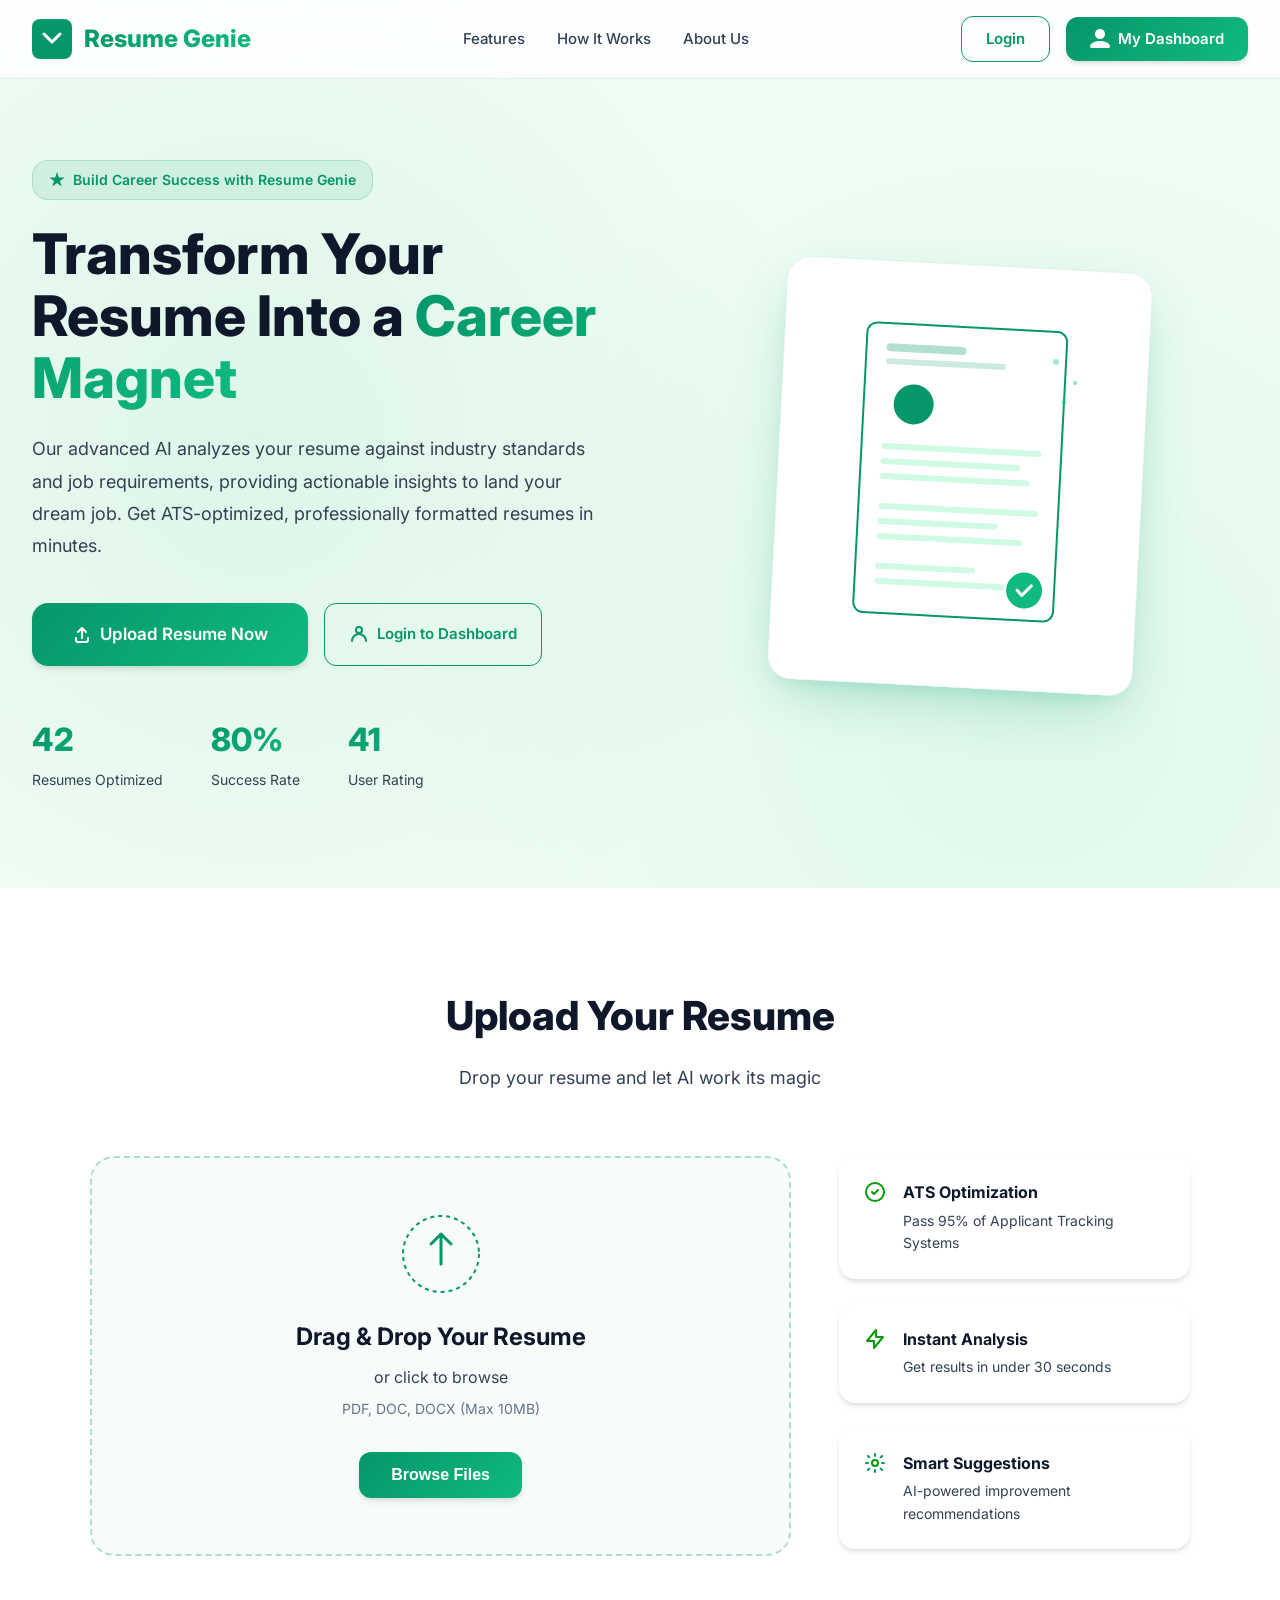
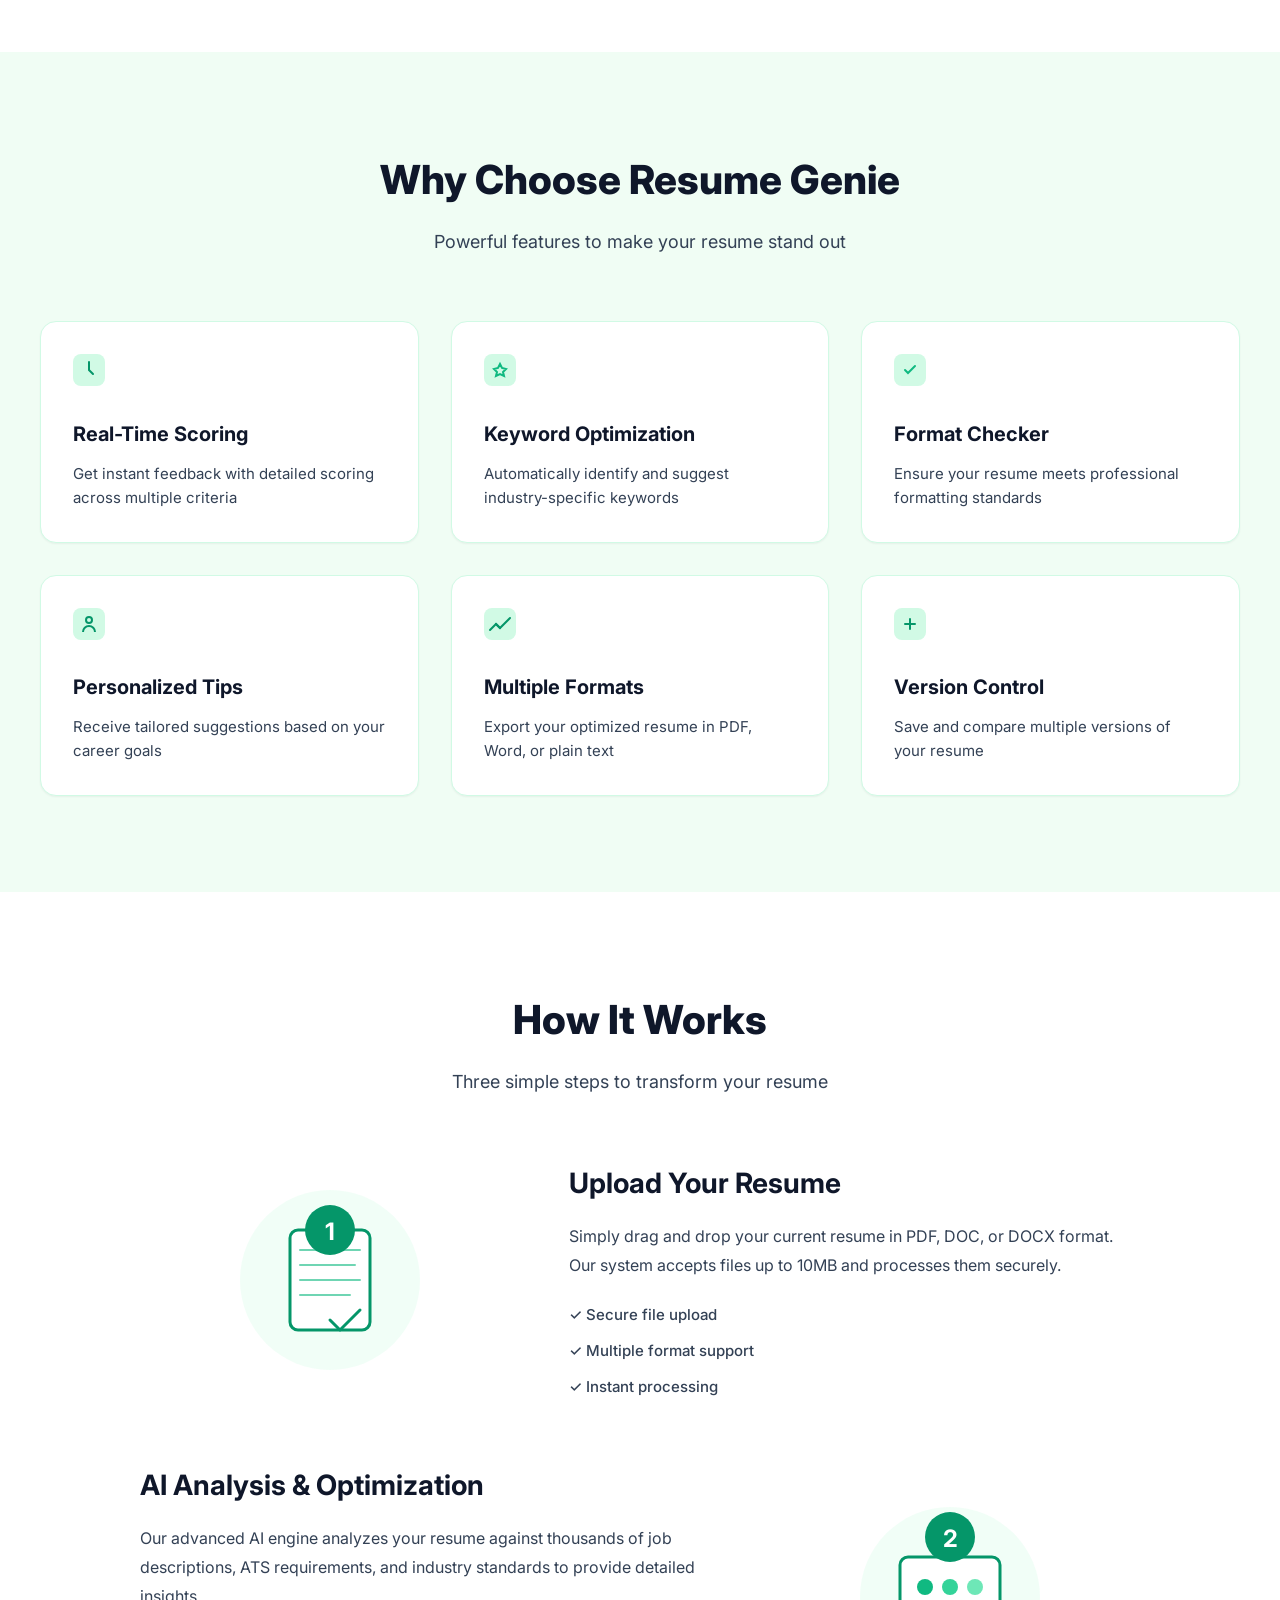
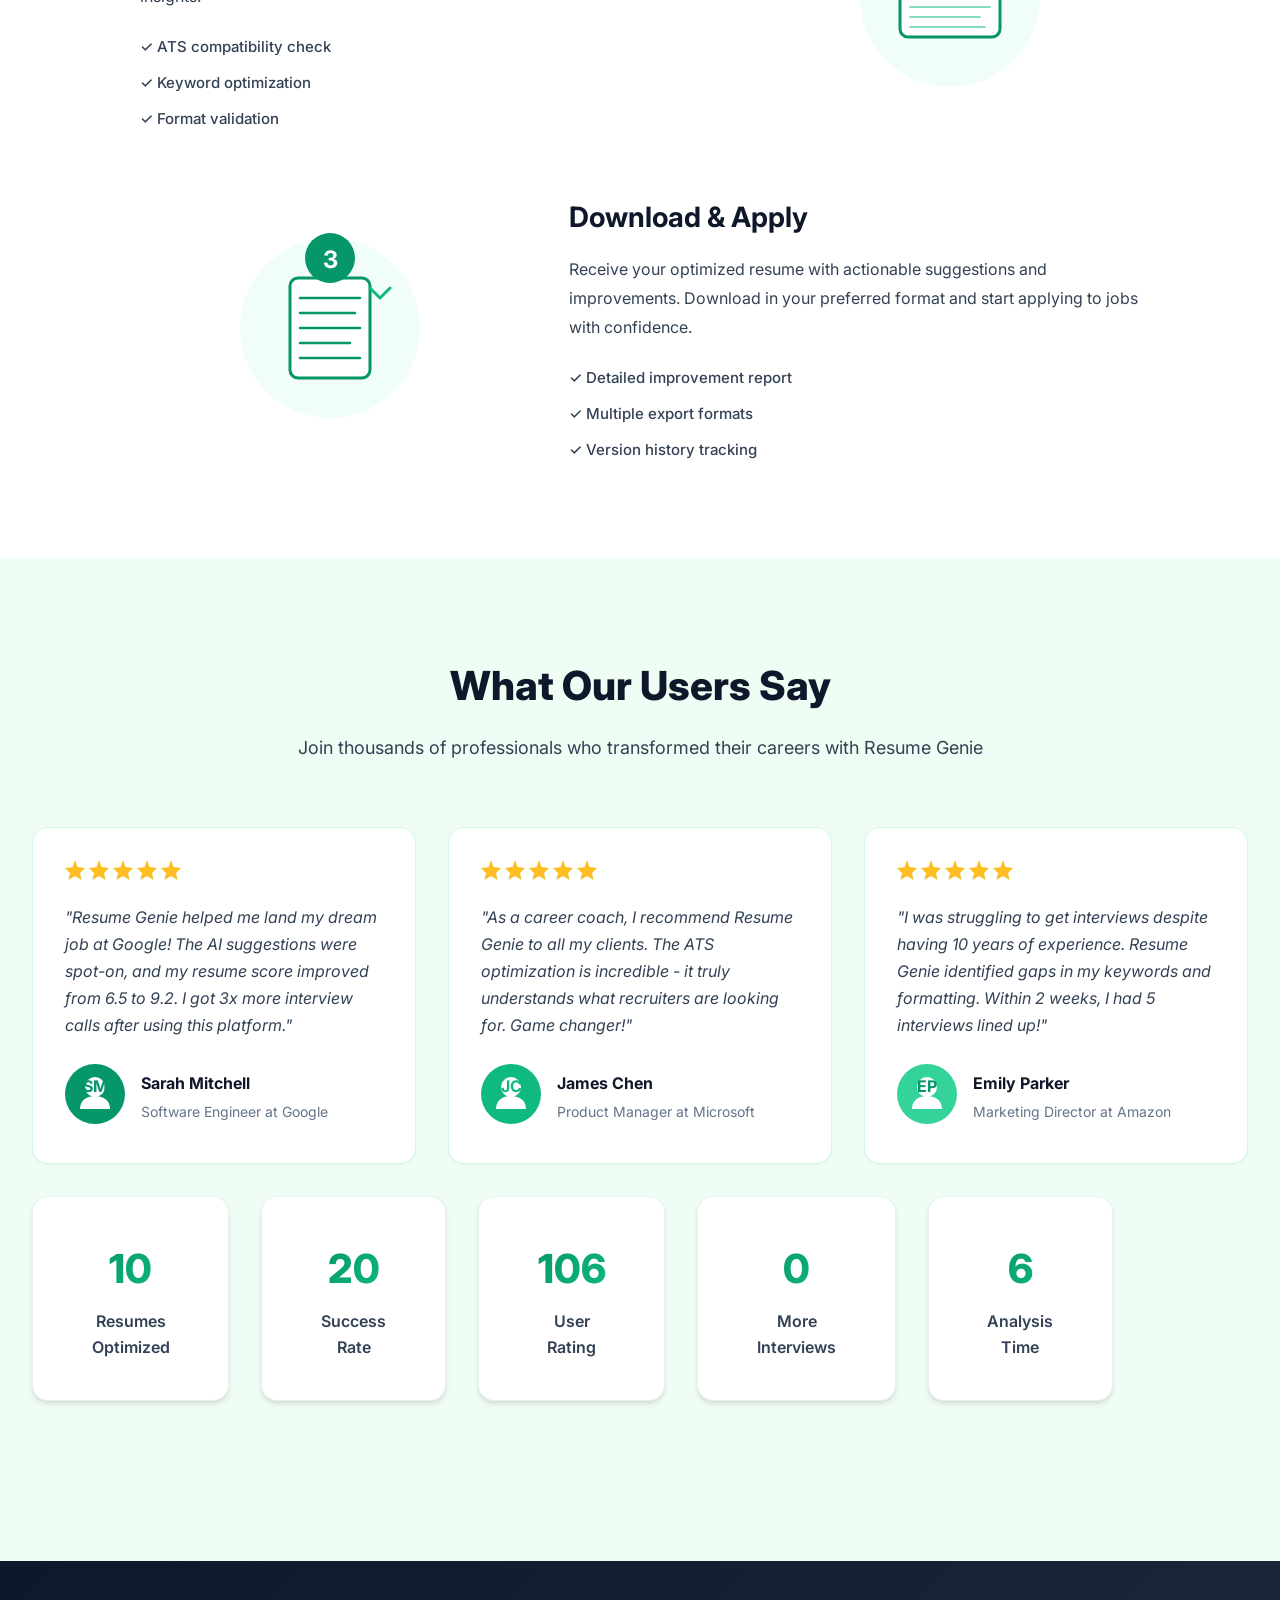
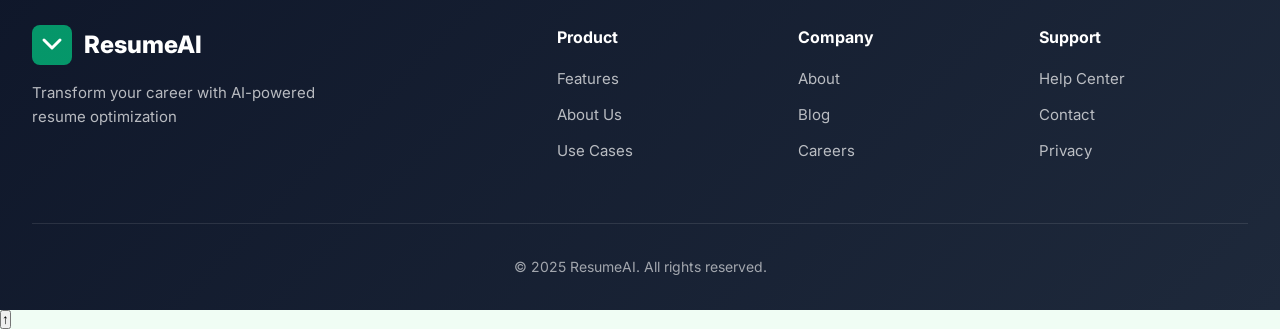
<file: index.html>
<!DOCTYPE html>
<html lang="en">
<head>
    <meta charset="UTF-8">
    <meta name="viewport" content="width=device-width, initial-scale=1.0">
    <title>AI Resume Optimizer - Transform Your Career</title>
    <link rel="stylesheet" href="styles.css">
    <link href="https://fonts.googleapis.com/css2?family=Inter:wght@300;400;500;600;700;800&display=swap" rel="stylesheet">
</head>
<body>
    <!-- Header Component (loaded dynamically) -->
    <div id="header-placeholder"></div>

    <!-- Hero Section -->
    <section class="hero">
        <div class="container">
            <div class="hero-content">
                <div class="hero-text">
                    <div class="badge">
                        <svg width="16" height="16" viewBox="0 0 16 16" fill="none" xmlns="http://www.w3.org/2000/svg">
                            <path d="M8 0L9.79611 5.52786H15.6085L10.9062 8.94427L12.7023 14.4721L8 11.0557L3.29772 14.4721L5.09383 8.94427L0.391548 5.52786H6.20389L8 0Z" fill="currentColor"/>
                        
                        </svg>
                    Build Career Success with Resume Genie
                    </div>
                    <h1 class="hero-title">
                        Transform Your Resume Into a 
                        <span class="gradient-text">Career Magnet</span>
                    </h1>
                    <p class="hero-description">
                        Our advanced AI analyzes your resume against industry standards and job requirements, 
                        providing actionable insights to land your dream job. Get ATS-optimized, professionally 
                        formatted resumes in minutes.
                    </p>
                    <div class="hero-cta">
                        <a href="#upload" class="btn-primary btn-large">
                            <svg width="20" height="20" viewBox="0 0 20 20" fill="none" xmlns="http://www.w3.org/2000/svg">
                                <path d="M10 4V14M10 4L6 8M10 4L14 8" stroke="currentColor" stroke-width="2" stroke-linecap="round" stroke-linejoin="round"/>
                                <path d="M4 14V16C4 17.1046 4.89543 18 6 18H14C15.1046 18 16 17.1046 16 16V14" stroke="currentColor" stroke-width="2" stroke-linecap="round"/>
                            </svg>
                            Upload Resume Now
                        </a>
                        <a href="pages/login.html" class="btn-secondary btn-large">
                            <svg width="20" height="20" viewBox="0 0 20 20" fill="none" xmlns="http://www.w3.org/2000/svg">
                                <path d="M10 9C11.6569 9 13 7.65685 13 6C13 4.34315 11.6569 3 10 3C8.34315 3 7 4.34315 7 6C7 7.65685 8.34315 9 10 9Z" stroke="currentColor" stroke-width="2"/>
                                <path d="M3 17C3 13.134 6.13401 10 10 10C13.866 10 17 13.134 17 17" stroke="currentColor" stroke-width="2" stroke-linecap="round"/>
                            </svg>
                            Login to Dashboard
                        </a>
                    </div>
                    <div class="hero-stats">
                        <div class="stat">
                            <div class="stat-number">50K+</div>
                            <div class="stat-label">Resumes Optimized</div>
                        </div>
                        <div class="stat">
                            <div class="stat-number">95%</div>
                            <div class="stat-label">Success Rate</div>
                        </div>
                        <div class="stat">
                            <div class="stat-number">4.9★</div>
                            <div class="stat-label">User Rating</div>
                        </div>
                    </div>
                </div>
                <div class="hero-visual">
                    <div class="visual-card">
                        <svg width="300" height="350" viewBox="0 0 300 350" fill="none" xmlns="http://www.w3.org/2000/svg">
                            <!-- Document -->
                            <rect x="50" y="30" width="200" height="290" rx="10" fill="white" stroke="url(#card-gradient)" stroke-width="2"/>
                            
                            <!-- Header Lines -->
                            <rect x="70" y="50" width="80" height="8" rx="4" fill="#059669" opacity="0.3"/>
                            <rect x="70" y="65" width="120" height="6" rx="3" fill="#059669" opacity="0.2"/>
                            
                            <!-- Profile Circle -->
                            <circle cx="100" cy="110" r="20" fill="url(#profile-gradient)"/>
                            
                            <!-- Content Lines -->
                            <rect x="70" y="150" width="160" height="6" rx="3" fill="#d1fae5"/>
                            <rect x="70" y="165" width="140" height="6" rx="3" fill="#d1fae5"/>
                            <rect x="70" y="180" width="150" height="6" rx="3" fill="#d1fae5"/>
                            
                            <rect x="70" y="210" width="160" height="6" rx="3" fill="#d1fae5"/>
                            <rect x="70" y="225" width="120" height="6" rx="3" fill="#d1fae5"/>
                            <rect x="70" y="240" width="145" height="6" rx="3" fill="#d1fae5"/>
                            
                            <rect x="70" y="270" width="100" height="6" rx="3" fill="#d1fae5"/>
                            <rect x="70" y="285" width="130" height="6" rx="3" fill="#d1fae5"/>
                            
                            <!-- AI Sparkles -->
                            <circle cx="240" cy="60" r="3" fill="#34d399">
                                <animate attributeName="opacity" values="0.3;1;0.3" dur="2s" repeatCount="indefinite"/>
                            </circle>
                            <circle cx="260" cy="80" r="2" fill="#34d399">
                                <animate attributeName="opacity" values="1;0.3;1" dur="2.5s" repeatCount="indefinite"/>
                            </circle>
                            <circle cx="250" cy="100" r="2.5" fill="#34d399">
                                <animate attributeName="opacity" values="0.5;1;0.5" dur="1.8s" repeatCount="indefinite"/>
                            </circle>
                            
                            <!-- Checkmark Badge -->
                            <circle cx="220" cy="290" r="18" fill="#10b981"/>
                            <path d="M213 290L218 295L227 285" stroke="white" stroke-width="3" stroke-linecap="round" stroke-linejoin="round"/>
                            
                            <defs>
                                <linearGradient id="card-gradient" x1="50" y1="30" x2="250" y2="320">
                                    <stop offset="0%" stop-color="#059669"/>
                                    <stop offset="100%" stop-color="#10b981"/>
                                </linearGradient>
                                <linearGradient id="profile-gradient" x1="80" y1="90" x2="120" y2="130">
                                    <stop offset="0%" stop-color="#059669"/>
                                    <stop offset="100%" stop-color="#10b981"/>
                                </linearGradient>
                            </defs>
                        </svg>
                    </div>
                </div>
            </div>
        </div>
        <div class="hero-background"></div>
    </section>

    <!-- Upload Section -->
    <section class="upload-section" id="upload">
        <div class="container">
            <div class="section-header">
                <h2 class="section-title">Upload Your Resume</h2>
                <p class="section-description">Drop your resume and let AI work its magic</p>
            </div>
            
            <div class="upload-container">
                <div class="upload-area" id="uploadArea">
                    <div class="upload-content">
                        <div class="upload-icon">
                            <svg width="80" height="80" viewBox="0 0 80 80" fill="none" xmlns="http://www.w3.org/2000/svg">
                                <circle cx="40" cy="40" r="38" stroke="url(#upload-gradient)" stroke-width="2" stroke-dasharray="4 4"/>
                                <path d="M40 20V50M40 20L30 30M40 20L50 30" stroke="url(#upload-gradient)" stroke-width="3" stroke-linecap="round" stroke-linejoin="round"/>
                                <path d="M25 55H55" stroke="url(#upload-gradient)" stroke-width="3" stroke-linecap="round"/>
                                <defs>
                                    <linearGradient id="upload-gradient" x1="0" y1="0" x2="80" y2="80">
                                        <stop offset="0%" stop-color="#059669"/>
                                        <stop offset="100%" stop-color="#10b981"/>
                                    </linearGradient>
                                </defs>
                            </svg>
                        </div>
                        <h3 class="upload-title">Drag & Drop Your Resume</h3>
                        <p class="upload-text">or click to browse</p>
                        <p class="upload-formats">PDF, DOC, DOCX (Max 10MB)</p>
                        <input type="file" id="fileInput" accept=".pdf,.doc,.docx" hidden>
                        <button class="btn-upload" id="browseBtn">Browse Files</button>
                    </div>
                    <div class="upload-preview" id="uploadPreview" style="display: none;">
                        <div class="file-info">
                            <svg width="48" height="48" viewBox="0 0 48 48" fill="none" xmlns="http://www.w3.org/2000/svg">
                                <rect width="48" height="48" rx="8" fill="#d1fae5"/>
                                <path d="M18 14H24L30 20V34H18V14Z" stroke="#059669" stroke-width="2" stroke-linecap="round" stroke-linejoin="round"/>
                                <path d="M24 14V20H30" stroke="#059669" stroke-width="2" stroke-linecap="round" stroke-linejoin="round"/>
                            </svg>
                            <div class="file-details">
                                <div class="file-name" id="fileName">Resume.pdf</div>
                                <div class="file-size" id="fileSize">2.4 MB</div>
                            </div>
                            <button class="btn-remove" id="removeBtn">
                                <svg width="20" height="20" viewBox="0 0 20 20" fill="none" xmlns="http://www.w3.org/2000/svg">
                                    <path d="M15 5L5 15M5 5L15 15" stroke="currentColor" stroke-width="2" stroke-linecap="round"/>
                                </svg>
                            </button>
                        </div>
                        <button class="btn-analyze" id="analyzeBtn">
                            <svg width="20" height="20" viewBox="0 0 20 20" fill="none" xmlns="http://www.w3.org/2000/svg">
                                <path d="M10 2L12.5 7L18 8L14 12L15 18L10 15L5 18L6 12L2 8L7.5 7L10 2Z" fill="currentColor"/>
                            </svg>
                            Analyze with AI
                        </button>
                    </div>
                </div>
                
                <div class="upload-features">
                    <div class="feature-item">
                        <div class="feature-icon">
                            <svg width="24" height="24" viewBox="0 0 24 24" fill="none" xmlns="http://www.w3.org/2000/svg">
                                <path d="M9 12L11 14L15 10M21 12C21 16.9706 16.9706 21 12 21C7.02944 21 3 16.9706 3 12C3 7.02944 7.02944 3 12 3C16.9706 3 21 7.02944 21 12Z" stroke= " rgb(6, 156, 6)" stroke-width="2" stroke-linecap="round" stroke-linejoin="round"/>
                            </svg>
                        </div>
                        <div class="feature-text">
                            <div class="feature-title">ATS Optimization</div>
                            <div class="feature-desc">Pass 95% of Applicant Tracking Systems</div>
                        </div>
                    </div>
                    <div class="feature-item">
                        <div class="feature-icon">
                            <svg width="24" height="24" viewBox="0 0 24 24" fill="none" xmlns="http://www.w3.org/2000/svg">
                                <path d="M13 10V3L4 14H11V21L20 10H13Z" stroke=" rgb(6, 156, 6)" stroke-width="2" stroke-linecap="round" stroke-linejoin="round"/>
                            </svg>
                        </div>
                        <div class="feature-text">
                            <div class="feature-title">Instant Analysis</div>
                            <div class="feature-desc">Get results in under 30 seconds</div>
                        </div>
                    </div>
                    <div class="feature-item">
                        <div class="feature-icon">
                            <svg width="24" height="24" viewBox="0 0 24 24" fill="none" xmlns="http://www.w3.org/2000/svg">
                                <path d="M12 15C13.6569 15 15 13.6569 15 12C15 10.3431 13.6569 9 12 9C10.3431 9 9 10.3431 9 12C9 13.6569 10.3431 15 12 15Z" stroke=" rgb(6, 156, 6)" stroke-width="2"/>
                                <path d="M12 5V3M12 21V19M19 12H21M3 12H5M17.6569 6.34315L19.0711 4.92893M4.92893 19.0711L6.34315 17.6569M17.6569 17.6569L19.0711 19.0711M4.92893 4.92893L6.34315 6.34315" stroke="#059669" stroke-width="2" stroke-linecap="round"/>
                            </svg>
                        </div>
                        <div class="feature-text">
                            <div class="feature-title">Smart Suggestions</div>
                            <div class="feature-desc">AI-powered improvement recommendations</div>
                        </div>
                    </div>
                </div>
            </div>
        </div>
    </section>

    <!-- Features Section -->
    <section class="features-section" id="features">
        <div class="container">
            <div class="section-header">
                <h2 class="section-title">Why Choose Resume Genie</h2>
                <p class="section-description">Powerful features to make your resume stand out</p>
            </div>
            
            <div class="features-grid">
                <div class="feature-card">
                    <div class="feature-card-icon">
                        <svg width="32" height="32" viewBox="0 0 32 32" fill="none" xmlns="http://www.w3.org/2000/svg">
                            <rect width="32" height="32" rx="8" fill="#d1fae5"/>
                            <path d="M16 8V16L20 20" stroke="#059669" stroke-width="2" stroke-linecap="round"/>
                        </svg>
                    </div>
                    <h3>Real-Time Scoring</h3>
                    <p>Get instant feedback with detailed scoring across multiple criteria</p>
                </div>
                <div class="feature-card">
                    <div class="feature-card-icon">
                        <svg width="32" height="32" viewBox="0 0 32 32" fill="none" xmlns="http://www.w3.org/2000/svg">
                            <rect width="32" height="32" rx="8" fill="#d1fae5"/>
                            <path d="M16 10L18 14L22 15L19 18L20 22L16 20L12 22L13 18L10 15L14 14L16 10Z" stroke="#10b981" stroke-width="2"/>
                        </svg>
                    </div>
                    <h3>Keyword Optimization</h3>
                    <p>Automatically identify and suggest industry-specific keywords</p>
                </div>
                <div class="feature-card">
                    <div class="feature-card-icon">
                        <svg width="32" height="32" viewBox="0 0 32 32" fill="none" xmlns="http://www.w3.org/2000/svg">
                            <rect width="32" height="32" rx="8" fill="#d1fae5"/>
                            <path d="M11 16L14 19L21 12" stroke="#10b981" stroke-width="2" stroke-linecap="round"/>
                        </svg>
                    </div>
                    <h3>Format Checker</h3>
                    <p>Ensure your resume meets professional formatting standards</p>
                </div>
                <div class="feature-card">
                    <div class="feature-card-icon">
                        <svg width="32" height="32" viewBox="0 0 32 32" fill="none" xmlns="http://www.w3.org/2000/svg">
                            <rect width="32" height="32" rx="8" fill="#d1fae5"/>
                            <circle cx="16" cy="12" r="3" stroke="#059669" stroke-width="2"/>
                            <path d="M22 24C22 20.6863 19.3137 18 16 18C12.6863 18 10 20.6863 10 24" stroke="#059669" stroke-width="2"/>
                        </svg>
                    </div>
                    <h3>Personalized Tips</h3>
                    <p>Receive tailored suggestions based on your career goals</p>
                </div>
                <div class="feature-card">
                    <div class="feature-card-icon">
                        <svg width="32" height="32" viewBox="0 0 32 32" fill="none" xmlns="http://www.w3.org/2000/svg">
                            <rect width="32" height="32" rx="8" fill="#d1fae5"/>
                            <path d="M12 16L16 20L26 10" stroke="#059669" stroke-width="2" stroke-linecap="round"/>
                            <path d="M16 20L12 16L6 22" stroke="#059669" stroke-width="2" stroke-linecap="round"/>
                        </svg>
                    </div>
                    <h3>Multiple Formats</h3>
                    <p>Export your optimized resume in PDF, Word, or plain text</p>
                </div>
                <div class="feature-card">
                    <div class="feature-card-icon">
                        <svg width="32" height="32" viewBox="0 0 32 32" fill="none" xmlns="http://www.w3.org/2000/svg">
                            <rect width="32" height="32" rx="8" fill="#d1fae5"/>
                            <path d="M16 11V21M11 16H21" stroke="#059669" stroke-width="2" stroke-linecap="round"/>
                        </svg>
                    </div>
                    <h3>Version Control</h3>
                    <p>Save and compare multiple versions of your resume</p>
                </div>
            </div>
        </div>
    </section>

    <!-- Login Modal -->
    <div class="modal" id="loginModal">
        <div class="modal-overlay" id="modalOverlay"></div>
        <div class="modal-content">
            <button class="modal-close" id="closeModal">
                <svg width="24" height="24" viewBox="0 0 24 24" fill="none" xmlns="http://www.w3.org/2000/svg">
                    <path d="M18 6L6 18M6 6L18 18" stroke="currentColor" stroke-width="2" stroke-linecap="round"/>
                </svg>
            </button>
            <div class="modal-header">
                <h2>Welcome Back</h2>
                <p>Login to continue optimizing your resume</p>
            </div>
            <form class="login-form" id="loginForm">
                <div class="form-group">
                    <label for="email">Email Address</label>
                    <input type="email" id="email" placeholder="you@example.com" required>
                </div>
                <div class="form-group">
                    <label for="password">Password</label>
                    <input type="password" id="password" placeholder="••••••••" required>
                </div>
                <div class="form-options">
                    <label class="checkbox">
                        <input type="checkbox" id="remember">
                        <span>Remember me</span>
                    </label>
                    <a href="#" class="forgot-link">Forgot password?</a>
                </div>
                <button type="submit" class="btn-submit">Login</button>
                <div class="divider">
                    <span>OR</span>
                </div>
                <button type="button" class="btn-social">
                    <svg width="20" height="20" viewBox="0 0 20 20" fill="none" xmlns="http://www.w3.org/2000/svg">
                        <path d="M18 10C18 5.58172 14.4183 2 10 2C5.58172 2 2 5.58172 2 10C2 13.9932 4.92547 17.3135 8.75 17.9V12.5H7V10H8.75V8C8.75 6.25 9.85 5.25 11.45 5.25C12.2 5.25 13 5.4 13 5.4V7H12.1C11.2 7 10.9 7.55 10.9 8.15V10H12.9L12.55 12.5H10.9V17.9C14.7245 17.3135 18 13.9932 18 10Z" fill="#1877F2"/>
                    </svg>
                    Continue with Google
                </button>
                <p class="signup-link">Don't have an account? <a href="#">Sign up</a></p>
            </form>
        </div>
    </div>

    <!-- Dashboard Modal -->
    <div class="modal" id="dashboardModal">
        <div class="modal-overlay" id="dashboardOverlay"></div>
        <div class="modal-content dashboard-content">
            <button class="modal-close" id="closeDashboard">
                <svg width="24" height="24" viewBox="0 0 24 24" fill="none" xmlns="http://www.w3.org/2000/svg">
                    <path d="M18 6L6 18M6 6L18 18" stroke="currentColor" stroke-width="2" stroke-linecap="round"/>
                </svg>
            </button>
            <div class="dashboard-header">
                <div class="dashboard-user">
                    <div class="user-avatar">
                        <svg width="48" height="48" viewBox="0 0 48 48" fill="none" xmlns="http://www.w3.org/2000/svg">
                            <circle cx="24" cy="24" r="24" fill="url(#avatar-gradient)"/>
                            <path d="M24 24C27.3137 24 30 21.3137 30 18C30 14.6863 27.3137 12 24 12C20.6863 12 18 14.6863 18 18C18 21.3137 20.6863 24 24 24Z" fill="white"/>
                            <path d="M24 27C16.8203 27 11 30.134 11 34C11 35.1046 11.8954 36 13 36H35C36.1046 36 37 35.1046 37 34C37 30.134 31.1797 27 24 27Z" fill="white"/>
                            <defs>
                                <linearGradient id="avatar-gradient" x1="0" y1="0" x2="48" y2="48">
                                    <stop offset="0%" stop-color="#059669"/>
                                    <stop offset="100%" stop-color="#10b981"/>
                                </linearGradient>
                            </defs>
                        </svg>
                    </div>
                    <div class="user-info">
                        <h3>John Doe</h3>
                        <p>john.doe@example.com</p>
                    </div>
                </div>
            </div>
            <div class="dashboard-stats">
                <div class="stat-card">
                    <div class="stat-card-value">12</div>
                    <div class="stat-card-label">Resumes Analyzed</div>
                </div>
                <div class="stat-card">
                    <div class="stat-card-value">8.5/10</div>
                    <div class="stat-card-label">Avg Score</div>
                </div>
                <div class="stat-card">
                    <div class="stat-card-value">5</div>
                    <div class="stat-card-label">Active Versions</div>
                </div>
            </div>
            <div class="dashboard-section">
                <h4>Recent Resumes</h4>
                <div class="resume-list">
                    <div class="resume-item">
                        <div class="resume-item-icon">
                            <svg width="32" height="32" viewBox="0 0 32 32" fill="none" xmlns="http://www.w3.org/2000/svg">
                                <rect width="32" height="32" rx="6" fill="#e0e7ff"/>
                                <path d="M12 10H18L22 14V22H12V10Z" stroke="#667eea" stroke-width="1.5"/>
                                <path d="M18 10V14H22" stroke="#667eea" stroke-width="1.5"/>
                            </svg>
                        </div>
                        <div class="resume-item-info">
                            <div class="resume-item-name">Software Engineer Resume</div>
                            <div class="resume-item-date">Updated 2 days ago</div>
                        </div>
                        <div class="resume-item-score">9.2</div>
                    </div>
                    <div class="resume-item">
                        <div class="resume-item-icon">
                            <svg width="32" height="32" viewBox="0 0 32 32" fill="none" xmlns="http://www.w3.org/2000/svg">
                                <rect width="32" height="32" rx="6" fill="#d1fae5"/>
                                <path d="M12 10H18L22 14V22H12V10Z" stroke="#059669" stroke-width="1.5"/>
                                <path d="M18 10V14H22" stroke="#059669" stroke-width="1.5"/>
                            </svg>
                        </div>
                        <div class="resume-item-info">
                            <div class="resume-item-name">Product Manager CV</div>
                            <div class="resume-item-date">Updated 1 week ago</div>
                        </div>
                        <div class="resume-item-score">8.7</div>
                    </div>
                    <div class="resume-item">
                        <div class="resume-item-icon">
                            <svg width="32" height="32" viewBox="0 0 32 32" fill="none" xmlns="http://www.w3.org/2000/svg">
                                <rect width="32" height="32" rx="6" fill="#d1fae5"/>
                                <path d="M12 10H18L22 14V22H12V10Z" stroke="#059669" stroke-width="1.5"/>
                                <path d="M18 10V14H22" stroke="#059669" stroke-width="1.5"/>
                            </svg>
                        </div>
                        <div class="resume-item-info">
                            <div class="resume-item-name">Data Analyst Resume</div>
                            <div class="resume-item-date">Updated 2 weeks ago</div>
                        </div>
                        <div class="resume-item-score">7.9</div>
                    </div>
                </div>
            </div>
        </div>
    </div>

    <!-- How It Works Section -->
    <section class="how-it-works" id="how-it-works">
        <div class="container">
            <div class="section-header">
                <h2 class="section-title">How It Works</h2>
                <p class="section-description">Three simple steps to transform your resume</p>
            </div>
            
            <div class="steps-container">
                <div class="step-item">
                    <div class="step-visual">
                        <svg width="200" height="200" viewBox="0 0 200 200" fill="none" xmlns="http://www.w3.org/2000/svg">
                            <circle cx="100" cy="100" r="90" fill="#d1fae5" opacity="0.3"/>
                            <rect x="60" y="50" width="80" height="100" rx="8" fill="white" stroke="#059669" stroke-width="3"/>
                            <path d="M70 70H130M70 85H125M70 100H130M70 115H120" stroke="#10b981" stroke-width="2" stroke-linecap="round" opacity="0.6"/>
                            <path d="M100 140L110 150L130 130" stroke="#059669" stroke-width="3" stroke-linecap="round" stroke-linejoin="round"/>
                            <circle cx="100" cy="50" r="25" fill="#059669"/>
                            <text x="100" y="60" font-size="24" font-weight="bold" fill="white" text-anchor="middle">1</text>
                        </svg>
                    </div>
                    <div class="step-content">
                        <h3>Upload Your Resume</h3>
                        <p>Simply drag and drop your current resume in PDF, DOC, or DOCX format. Our system accepts files up to 10MB and processes them securely.</p>
                        <ul class="step-features">
                            <li>✓ Secure file upload</li>
                            <li>✓ Multiple format support</li>
                            <li>✓ Instant processing</li>
                        </ul>
                    </div>
                </div>

                <div class="step-item step-reverse">
                    <div class="step-visual">
                        <svg width="200" height="200" viewBox="0 0 200 200" fill="none" xmlns="http://www.w3.org/2000/svg">
                            <circle cx="100" cy="100" r="90" fill="#d1fae5" opacity="0.3"/>
                            <rect x="50" y="60" width="100" height="80" rx="8" fill="white" stroke="#059669" stroke-width="3"/>
                            <circle cx="75" cy="90" r="8" fill="#10b981"/>
                            <circle cx="100" cy="90" r="8" fill="#34d399"/>
                            <circle cx="125" cy="90" r="8" fill="#6ee7b7"/>
                            <path d="M60 110H140M60 120H130M60 130H135" stroke="#10b981" stroke-width="2" stroke-linecap="round" opacity="0.5"/>
                            <circle cx="100" cy="40" r="25" fill="#059669"/>
                            <text x="100" y="50" font-size="24" font-weight="bold" fill="white" text-anchor="middle">2</text>
                        </svg>
                    </div>
                    <div class="step-content">
                        <h3>AI Analysis & Optimization</h3>
                        <p>Our advanced AI engine analyzes your resume against thousands of job descriptions, ATS requirements, and industry standards to provide detailed insights.</p>
                        <ul class="step-features">
                            <li>✓ ATS compatibility check</li>
                            <li>✓ Keyword optimization</li>
                            <li>✓ Format validation</li>
                        </ul>
                    </div>
                </div>

                <div class="step-item">
                    <div class="step-visual">
                        <svg width="200" height="200" viewBox="0 0 200 200" fill="none" xmlns="http://www.w3.org/2000/svg">
                            <circle cx="100" cy="100" r="90" fill="#d1fae5" opacity="0.3"/>
                            <rect x="60" y="50" width="80" height="100" rx="8" fill="white" stroke="#059669" stroke-width="3"/>
                            <path d="M70 70H130M70 85H125M70 100H130M70 115H120M70 130H130" stroke="#059669" stroke-width="2.5" stroke-linecap="round"/>
                            <path d="M140 60L150 70L160 60" stroke="#10b981" stroke-width="3" stroke-linecap="round" stroke-linejoin="round"/>
                            <circle cx="100" cy="30" r="25" fill="#059669"/>
                            <text x="100" y="40" font-size="24" font-weight="bold" fill="white" text-anchor="middle">3</text>
                        </svg>
                    </div>
                    <div class="step-content">
                        <h3>Download & Apply</h3>
                        <p>Receive your optimized resume with actionable suggestions and improvements. Download in your preferred format and start applying to jobs with confidence.</p>
                        <ul class="step-features">
                            <li>✓ Detailed improvement report</li>
                            <li>✓ Multiple export formats</li>
                            <li>✓ Version history tracking</li>
                        </ul>
                    </div>
                </div>
            </div>
        </div>
    </section>

    <!-- About Us / Testimonials Section -->
    <section class="about-section" id="about">
        <div class="container">
            <div class="section-header">
                <h2 class="section-title">What Our Users Say</h2>
                <p class="section-description">Join thousands of professionals who transformed their careers with Resume Genie</p>
            </div>
            
            <div class="testimonials-grid">
                <div class="testimonial-card">
                    <div class="testimonial-rating">
                        <svg width="20" height="20" viewBox="0 0 20 20" fill="none" xmlns="http://www.w3.org/2000/svg">
                            <path d="M10 0L12.5 7L20 8L15 13L16.5 20L10 16L3.5 20L5 13L0 8L7.5 7L10 0Z" fill="#fbbf24"/>
                        </svg>
                        <svg width="20" height="20" viewBox="0 0 20 20" fill="none" xmlns="http://www.w3.org/2000/svg">
                            <path d="M10 0L12.5 7L20 8L15 13L16.5 20L10 16L3.5 20L5 13L0 8L7.5 7L10 0Z" fill="#fbbf24"/>
                        </svg>
                        <svg width="20" height="20" viewBox="0 0 20 20" fill="none" xmlns="http://www.w3.org/2000/svg">
                            <path d="M10 0L12.5 7L20 8L15 13L16.5 20L10 16L3.5 20L5 13L0 8L7.5 7L10 0Z" fill="#fbbf24"/>
                        </svg>
                        <svg width="20" height="20" viewBox="0 0 20 20" fill="none" xmlns="http://www.w3.org/2000/svg">
                            <path d="M10 0L12.5 7L20 8L15 13L16.5 20L10 16L3.5 20L5 13L0 8L7.5 7L10 0Z" fill="#fbbf24"/>
                        </svg>
                        <svg width="20" height="20" viewBox="0 0 20 20" fill="none" xmlns="http://www.w3.org/2000/svg">
                            <path d="M10 0L12.5 7L20 8L15 13L16.5 20L10 16L3.5 20L5 13L0 8L7.5 7L10 0Z" fill="#fbbf24"/>
                        </svg>
                    </div>
                    <p class="testimonial-text">"Resume Genie helped me land my dream job at Google! The AI suggestions were spot-on, and my resume score improved from 6.5 to 9.2. I got 3x more interview calls after using this platform."</p>
                    <div class="testimonial-author">
                        <div class="author-avatar">
                            <svg width="60" height="60" viewBox="0 0 60 60" fill="none" xmlns="http://www.w3.org/2000/svg">
                                <circle cx="30" cy="30" r="30" fill="#059669"/>
                                <circle cx="30" cy="23" r="10" fill="white"/>
                                <path d="M15 45C15 37 21 32 30 32C39 32 45 37 45 45" fill="white"/>
                                <text x="30" y="28" font-size="16" font-weight="bold" fill="#059669" text-anchor="middle">SM</text>
                            </svg>
                        </div>
                        <div class="author-info">
                            <div class="author-name">Sarah Mitchell</div>
                            <div class="author-title">Software Engineer at Google</div>
                        </div>
                    </div>
                </div>

                <div class="testimonial-card">
                    <div class="testimonial-rating">
                        <svg width="20" height="20" viewBox="0 0 20 20" fill="none" xmlns="http://www.w3.org/2000/svg">
                            <path d="M10 0L12.5 7L20 8L15 13L16.5 20L10 16L3.5 20L5 13L0 8L7.5 7L10 0Z" fill="#fbbf24"/>
                        </svg>
                        <svg width="20" height="20" viewBox="0 0 20 20" fill="none" xmlns="http://www.w3.org/2000/svg">
                            <path d="M10 0L12.5 7L20 8L15 13L16.5 20L10 16L3.5 20L5 13L0 8L7.5 7L10 0Z" fill="#fbbf24"/>
                        </svg>
                        <svg width="20" height="20" viewBox="0 0 20 20" fill="none" xmlns="http://www.w3.org/2000/svg">
                            <path d="M10 0L12.5 7L20 8L15 13L16.5 20L10 16L3.5 20L5 13L0 8L7.5 7L10 0Z" fill="#fbbf24"/>
                        </svg>
                        <svg width="20" height="20" viewBox="0 0 20 20" fill="none" xmlns="http://www.w3.org/2000/svg">
                            <path d="M10 0L12.5 7L20 8L15 13L16.5 20L10 16L3.5 20L5 13L0 8L7.5 7L10 0Z" fill="#fbbf24"/>
                        </svg>
                        <svg width="20" height="20" viewBox="0 0 20 20" fill="none" xmlns="http://www.w3.org/2000/svg">
                            <path d="M10 0L12.5 7L20 8L15 13L16.5 20L10 16L3.5 20L5 13L0 8L7.5 7L10 0Z" fill="#fbbf24"/>
                        </svg>
                    </div>
                    <p class="testimonial-text">"As a career coach, I recommend Resume Genie to all my clients. The ATS optimization is incredible - it truly understands what recruiters are looking for. Game changer!"</p>
                    <div class="testimonial-author">
                        <div class="author-avatar">
                            <svg width="60" height="60" viewBox="0 0 60 60" fill="none" xmlns="http://www.w3.org/2000/svg">
                                <circle cx="30" cy="30" r="30" fill="#10b981"/>
                                <circle cx="30" cy="23" r="10" fill="white"/>
                                <path d="M15 45C15 37 21 32 30 32C39 32 45 37 45 45" fill="white"/>
                                <text x="30" y="28" font-size="16" font-weight="bold" fill="#10b981" text-anchor="middle">JC</text>
                            </svg>
                        </div>
                        <div class="author-info">
                            <div class="author-name">James Chen</div>
                            <div class="author-title">Product Manager at Microsoft</div>
                        </div>
                    </div>
                </div>

                <div class="testimonial-card">
                    <div class="testimonial-rating">
                        <svg width="20" height="20" viewBox="0 0 20 20" fill="none" xmlns="http://www.w3.org/2000/svg">
                            <path d="M10 0L12.5 7L20 8L15 13L16.5 20L10 16L3.5 20L5 13L0 8L7.5 7L10 0Z" fill="#fbbf24"/>
                        </svg>
                        <svg width="20" height="20" viewBox="0 0 20 20" fill="none" xmlns="http://www.w3.org/2000/svg">
                            <path d="M10 0L12.5 7L20 8L15 13L16.5 20L10 16L3.5 20L5 13L0 8L7.5 7L10 0Z" fill="#fbbf24"/>
                        </svg>
                        <svg width="20" height="20" viewBox="0 0 20 20" fill="none" xmlns="http://www.w3.org/2000/svg">
                            <path d="M10 0L12.5 7L20 8L15 13L16.5 20L10 16L3.5 20L5 13L0 8L7.5 7L10 0Z" fill="#fbbf24"/>
                        </svg>
                        <svg width="20" height="20" viewBox="0 0 20 20" fill="none" xmlns="http://www.w3.org/2000/svg">
                            <path d="M10 0L12.5 7L20 8L15 13L16.5 20L10 16L3.5 20L5 13L0 8L7.5 7L10 0Z" fill="#fbbf24"/>
                        </svg>
                        <svg width="20" height="20" viewBox="0 0 20 20" fill="none" xmlns="http://www.w3.org/2000/svg">
                            <path d="M10 0L12.5 7L20 8L15 13L16.5 20L10 16L3.5 20L5 13L0 8L7.5 7L10 0Z" fill="#fbbf24"/>
                        </svg>
                    </div>
                    <p class="testimonial-text">"I was struggling to get interviews despite having 10 years of experience. Resume Genie identified gaps in my keywords and formatting. Within 2 weeks, I had 5 interviews lined up!"</p>
                    <div class="testimonial-author">
                        <div class="author-avatar">
                            <svg width="60" height="60" viewBox="0 0 60 60" fill="none" xmlns="http://www.w3.org/2000/svg">
                                <circle cx="30" cy="30" r="30" fill="#34d399"/>
                                <circle cx="30" cy="23" r="10" fill="white"/>
                                <path d="M15 45C15 37 21 32 30 32C39 32 45 37 45 45" fill="white"/>
                                <text x="30" y="28" font-size="16" font-weight="bold" fill="#059669" text-anchor="middle">EP</text>
                            </svg>
                        </div>
                        <div class="author-info">
                            <div class="author-name">Emily Parker</div>
                            <div class="author-title">Marketing Director at Amazon</div>
                        </div>
                    </div>
                </div>

                <!--<div class="testimonial-card">
                    <div class="testimonial-rating">
                        <svg width="20" height="20" viewBox="0 0 20 20" fill="none" xmlns="http://www.w3.org/2000/svg">
                            <path d="M10 0L12.5 7L20 8L15 13L16.5 20L10 16L3.5 20L5 13L0 8L7.5 7L10 0Z" fill="#fbbf24"/>
                        </svg>
                        <svg width="20" height="20" viewBox="0 0 20 20" fill="none" xmlns="http://www.w3.org/2000/svg">
                            <path d="M10 0L12.5 7L20 8L15 13L16.5 20L10 16L3.5 20L5 13L0 8L7.5 7L10 0Z" fill="#fbbf24"/>
                        </svg>
                        <svg width="20" height="20" viewBox="0 0 20 20" fill="none" xmlns="http://www.w3.org/2000/svg">
                            <path d="M10 0L12.5 7L20 8L15 13L16.5 20L10 16L3.5 20L5 13L0 8L7.5 7L10 0Z" fill="#fbbf24"/>
                        </svg>
                        <svg width="20" height="20" viewBox="0 0 20 20" fill="none" xmlns="http://www.w3.org/2000/svg">
                            <path d="M10 0L12.5 7L20 8L15 13L16.5 20L10 16L3.5 20L5 13L0 8L7.5 7L10 0Z" fill="#fbbf24"/>
                        </svg>
                        <svg width="20" height="20" viewBox="0 0 20 20" fill="none" xmlns="http://www.w3.org/2000/svg">
                            <path d="M10 0L12.5 7L20 8L15 13L16.5 20L10 16L3.5 20L5 13L0 8L7.5 7L10 0Z" fill="#fbbf24"/>
                        </svg>
                    </div>
                    <p class="testimonial-text">"The detailed analytics and scoring system helped me understand exactly where my resume needed improvement. Best investment in my career growth!"</p>
                    <div class="testimonial-author">
                        <div class="author-avatar">
                            <svg width="60" height="60" viewBox="0 0 60 60" fill="none" xmlns="http://www.w3.org/2000/svg">
                                <circle cx="30" cy="30" r="30" fill="#6ee7b7"/>
                                <circle cx="30" cy="23" r="10" fill="white"/>
                                <path d="M15 45C15 37 21 32 30 32C39 32 45 37 45 45" fill="white"/>
                                <text x="30" y="28" font-size="16" font-weight="bold" fill="#059669" text-anchor="middle">MR</text>
                            </svg>
                        </div>
                        <div class="author-info">
                            <div class="author-name">Michael Rodriguez</div>
                            <div class="author-title">Data Scientist at Meta</div>
                        </div>
                    </div>
                </div>

                <div class="testimonial-card">
                    <div class="testimonial-rating">
                        <svg width="20" height="20" viewBox="0 0 20 20" fill="none" xmlns="http://www.w3.org/2000/svg">
                            <path d="M10 0L12.5 7L20 8L15 13L16.5 20L10 16L3.5 20L5 13L0 8L7.5 7L10 0Z" fill="#fbbf24"/>
                        </svg>
                        <svg width="20" height="20" viewBox="0 0 20 20" fill="none" xmlns="http://www.w3.org/2000/svg">
                            <path d="M10 0L12.5 7L20 8L15 13L16.5 20L10 16L3.5 20L5 13L0 8L7.5 7L10 0Z" fill="#fbbf24"/>
                        </svg>
                        <svg width="20" height="20" viewBox="0 0 20 20" fill="none" xmlns="http://www.w3.org/2000/svg">
                            <path d="M10 0L12.5 7L20 8L15 13L16.5 20L10 16L3.5 20L5 13L0 8L7.5 7L10 0Z" fill="#fbbf24"/>
                        </svg>
                        <svg width="20" height="20" viewBox="0 0 20 20" fill="none" xmlns="http://www.w3.org/2000/svg">
                            <path d="M10 0L12.5 7L20 8L15 13L16.5 20L10 16L3.5 20L5 13L0 8L7.5 7L10 0Z" fill="#fbbf24"/>
                        </svg>
                        <svg width="20" height="20" viewBox="0 0 20 20" fill="none" xmlns="http://www.w3.org/2000/svg">
                            <path d="M10 0L12.5 7L20 8L15 13L16.5 20L10 16L3.5 20L5 13L0 8L7.5 7L10 0Z" fill="#fbbf24"/>
                        </svg>
                    </div>
                    <p class="testimonial-text">"Fresh graduate here - Resume Genie made my entry-level resume look professional and keyword-rich. Got my first job offer within 3 weeks of using it!"</p>
                    <div class="testimonial-author">
                        <div class="author-avatar">
                            <svg width="60" height="60" viewBox="0 0 60 60" fill="none" xmlns="http://www.w3.org/2000/svg">
                                <circle cx="30" cy="30" r="30" fill="#059669"/>
                                <circle cx="30" cy="23" r="10" fill="white"/>
                                <path d="M15 45C15 37 21 32 30 32C39 32 45 37 45 45" fill="white"/>
                                <text x="30" y="28" font-size="16" font-weight="bold" fill="#059669" text-anchor="middle">AK</text>
                            </svg>
                        </div>
                        <div class="author-info">
                            <div class="author-name">Aisha Kumar</div>
                            <div class="author-title">Junior Developer at Stripe</div>
                        </div>
                    </div>
                </div>

                <div class="testimonial-card">
                    <div class="testimonial-rating">
                        <svg width="20" height="20" viewBox="0 0 20 20" fill="none" xmlns="http://www.w3.org/2000/svg">
                            <path d="M10 0L12.5 7L20 8L15 13L16.5 20L10 16L3.5 20L5 13L0 8L7.5 7L10 0Z" fill="#fbbf24"/>
                        </svg>
                        <svg width="20" height="20" viewBox="0 0 20 20" fill="none" xmlns="http://www.w3.org/2000/svg">
                            <path d="M10 0L12.5 7L20 8L15 13L16.5 20L10 16L3.5 20L5 13L0 8L7.5 7L10 0Z" fill="#fbbf24"/>
                        </svg>
                        <svg width="20" height="20" viewBox="0 0 20 20" fill="none" xmlns="http://www.w3.org/2000/svg">
                            <path d="M10 0L12.5 7L20 8L15 13L16.5 20L10 16L3.5 20L5 13L0 8L7.5 7L10 0Z" fill="#fbbf24"/>
                        </svg>
                        <svg width="20" height="20" viewBox="0 0 20 20" fill="none" xmlns="http://www.w3.org/2000/svg">
                            <path d="M10 0L12.5 7L20 8L15 13L16.5 20L10 16L3.5 20L5 13L0 8L7.5 7L10 0Z" fill="#fbbf24"/>
                        </svg>
                        <svg width="20" height="20" viewBox="0 0 20 20" fill="none" xmlns="http://www.w3.org/2000/svg">
                            <path d="M10 0L12.5 7L20 8L15 13L16.5 20L10 16L3.5 20L5 13L0 8L7.5 7L10 0Z" fill="#fbbf24"/>
                        </svg>
                    </div>
                    <p class="testimonial-text">"Switching careers was daunting, but Resume Genie helped me highlight my transferable skills perfectly. The AI suggestions were incredibly insightful and relevant."</p>
                    <div class="testimonial-author">
                        <div class="author-avatar">
                            <svg width="60" height="60" viewBox="0 0 60 60" fill="none" xmlns="http://www.w3.org/2000/svg">
                                <circle cx="30" cy="30" r="30" fill="#10b981"/>
                                <circle cx="30" cy="23" r="10" fill="white"/>
                                <path d="M15 45C15 37 21 32 30 32C39 32 45 37 45 45" fill="white"/>
                                <text x="30" y="28" font-size="16" font-weight="bold" fill="#10b981" text-anchor="middle">DW</text>
                            </svg>
                        </div>
                        <div class="author-info">
                            <div class="author-name">David Williams</div>
                            <div class="author-title">UX Designer at Adobe</div>
                        </div>
                    </div>
                </div>
            </div>-->

            <div class="about-stats">
                <div class="about-stat-card">
                    <div class="about-stat-number">50K+ </div>
                    <div class="about-stat-label">Resumes Optimized</div>
                </div>
                <div class="about-stat-card">
                    <div class="about-stat-number">95%</div>
                    <div class="about-stat-label">Success Rate</div>
                </div>
                <div class="about-stat-card">
                    <div class="about-stat-number">4.9/5</div>
                    <div class="about-stat-label">User Rating</div>
                </div>
                <div class="about-stat-card">
                    <div class="about-stat-number">3x</div>
                    <div class="about-stat-label">More Interviews</div>
                </div>
                <div class="about-stat-card">
                    <div class="about-stat-number"><30s</div>
                    <div class="about-stat-label">Analysis Time</div>
                </div>
            </div>
        </div>
    </section>

    <!--Footer -->
    <div id="footer-placeholder"></div>

    <!-- Core Utilities (Load First) -->
    <script src="js/config.js"></script>
    <script src="js/storage-service.js"></script>
    <script src="js/api-service.js"></script>
    <script src="js/validation-service.js"></script>
    <script src="js/utils.js"></script>

    <!-- Component Loader -->
    <script src="js/loader.js"></script>
    
    <!-- Animations -->
    <script src="js/animations.js"></script>
    
    <!-- Page-specific Scripts -->
    <script src="js/main.js"></script>
    <script src="js/upload.js"></script>
    <script src="script.js"></script>
</body>
</html>
</file>
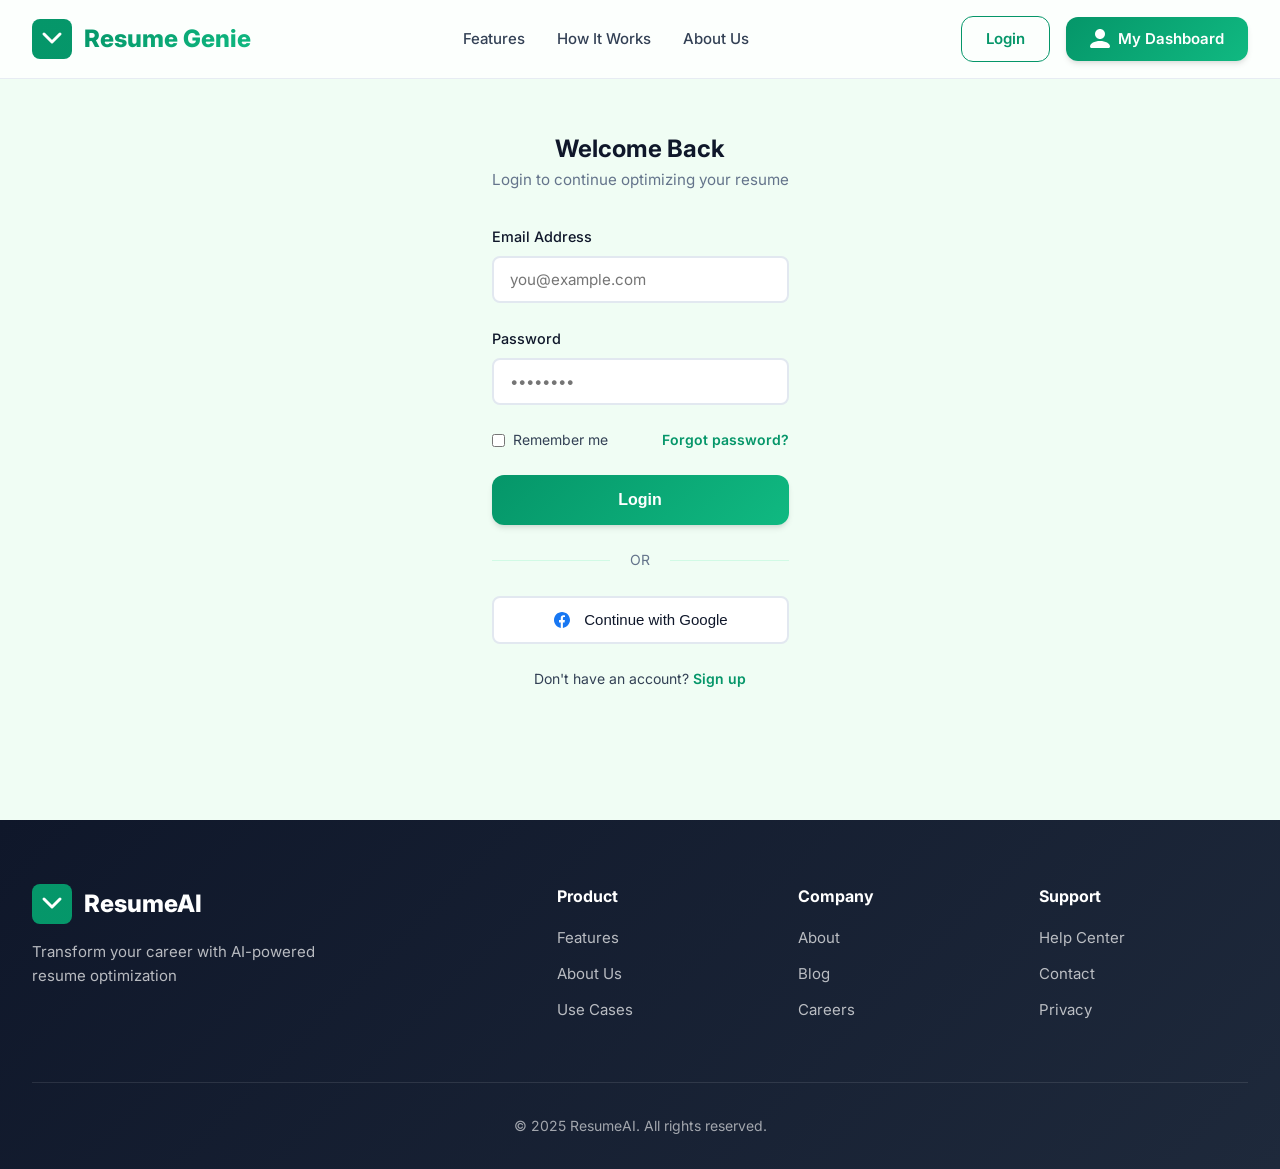
<file: pages/dashboard.html>
<!DOCTYPE html>
<html lang="en">
<head>
    <meta charset="UTF-8">
    <meta name="viewport" content="width=device-width, initial-scale=1.0">
    <title>Dashboard - AI Resume Optimizer</title>
    <link rel="stylesheet" href="../styles.css">
    <link rel="stylesheet" href="../styles-additional.css">
    <link href="https://fonts.googleapis.com/css2?family=Inter:wght@300;400;500;600;700;800&display=swap" rel="stylesheet">
</head>
<body>
    <!-- Header will be loaded here -->
    <div id="header-placeholder"></div>

    <!-- Dashboard Section -->
    <section class="dashboard-page">
        <div class="container">
            <div class="dashboard-header">
                <div class="dashboard-user">
                    <div class="user-avatar">
                        <svg width="80" height="80" viewBox="0 0 80 80" fill="none" xmlns="http://www.w3.org/2000/svg">
                            <circle cx="40" cy="40" r="40" fill="url(#avatar-gradient)"/>
                            <path d="M40 40C45.5228 40 50 35.5228 50 30C50 24.4772 45.5228 20 40 20C34.4772 20 30 24.4772 30 30C30 35.5228 34.4772 40 40 40Z" fill="white"/>
                            <path d="M40 45C27.7604 45 18 50.223 18 56.6667C18 58.5076 19.4924 60 21.3333 60H58.6667C60.5076 60 62 58.5076 62 56.6667C62 50.223 52.2396 45 40 45Z" fill="white"/>
                            <defs>
                                <linearGradient id="avatar-gradient" x1="0" y1="0" x2="80" y2="80">
                                    <stop offset="0%" stop-color="#059669"/>
                                    <stop offset="100%" stop-color="#10b981"/>
                                </linearGradient>
                            </defs>
                        </svg>
                    </div>
                    <div class="user-info">
                        <h1>John Doe</h1>
                        <p>john.doe@example.com</p>
                    </div>
                </div>
            </div>

            <div class="dashboard-stats">
                <div class="stat-card">
                    <div class="stat-card-value">12</div>
                    <div class="stat-card-label">Resumes Analyzed</div>
                </div>
                <div class="stat-card">
                    <div class="stat-card-value">8.5/10</div>
                    <div class="stat-card-label">Avg Score</div>
                </div>
                <div class="stat-card">
                    <div class="stat-card-value">5</div>
                    <div class="stat-card-label">Active Versions</div>
                </div>
            </div>

            <!-- Quick Actions -->
            <div class="dashboard-section">
                <h2>Quick Actions</h2>
                <div class="quick-actions-grid">
                    <button class="action-card" onclick="window.location.href='upload.html'">
                        <div class="action-card-icon">
                            <svg width="40" height="40" viewBox="0 0 40 40" fill="none" xmlns="http://www.w3.org/2000/svg">
                                <circle cx="20" cy="20" r="18" fill="#d1fae5"/>
                                <path d="M20 12v16M12 20h16" stroke="#059669" stroke-width="2.5" stroke-linecap="round"/>
                            </svg>
                        </div>
                        <h3>Upload Resume</h3>
                        <p>Upload a new resume for AI-powered analysis</p>
                    </button>
                    <button class="action-card" onclick="window.location.href='job-description.html'">
                        <div class="action-card-icon">
                            <svg width="40" height="40" viewBox="0 0 40 40" fill="none" xmlns="http://www.w3.org/2000/svg">
                                <circle cx="20" cy="20" r="18" fill="#dbeafe"/>
                                <rect x="12" y="14" width="16" height="12" rx="2" stroke="#2563eb" stroke-width="2"/>
                                <path d="M12 19h16M17 14v-2a1 1 0 0 1 1-1h4a1 1 0 0 1 1 1v2" stroke="#2563eb" stroke-width="2"/>
                            </svg>
                        </div>
                        <h3>Match with Job</h3>
                        <p>Compare your resume with a job description</p>
                    </button>
                    <button class="action-card" onclick="window.location.href='previous-reports.html'">
                        <div class="action-card-icon">
                            <svg width="40" height="40" viewBox="0 0 40 40" fill="none" xmlns="http://www.w3.org/2000/svg">
                                <circle cx="20" cy="20" r="18" fill="#fef3c7"/>
                                <path d="M14 16h12M14 20h12M14 24h8" stroke="#eab308" stroke-width="2" stroke-linecap="round"/>
                                <rect x="12" y="12" width="16" height="16" rx="2" stroke="#eab308" stroke-width="2"/>
                            </svg>
                        </div>
                        <h3>View Reports</h3>
                        <p>Access your previous match reports</p>
                    </button>
                </div>
            </div>

            <div class="dashboard-section">
                <h2>Recent Resumes</h2>
                <div class="resume-list">
                    <div class="resume-item">
                        <div class="resume-item-icon">
                            <svg width="48" height="48" viewBox="0 0 48 48" fill="none" xmlns="http://www.w3.org/2000/svg">
                                <rect width="48" height="48" rx="8" fill="#d1fae5"/>
                                <path d="M18 15H27L33 21V33H18V15Z" stroke="#059669" stroke-width="2"/>
                                <path d="M27 15V21H33" stroke="#059669" stroke-width="2"/>
                            </svg>
                        </div>
                        <div class="resume-item-info">
                            <div class="resume-item-name">Software Engineer Resume</div>
                            <div class="resume-item-date">Updated 2 days ago</div>
                        </div>
                        <div class="resume-item-score">9.2</div>
                    </div>
                    <div class="resume-item">
                        <div class="resume-item-icon">
                            <svg width="48" height="48" viewBox="0 0 48 48" fill="none" xmlns="http://www.w3.org/2000/svg">
                                <rect width="48" height="48" rx="8" fill="#d1fae5"/>
                                <path d="M18 15H27L33 21V33H18V15Z" stroke="#059669" stroke-width="2"/>
                                <path d="M27 15V21H33" stroke="#059669" stroke-width="2"/>
                            </svg>
                        </div>
                        <div class="resume-item-info">
                            <div class="resume-item-name">Product Manager CV</div>
                            <div class="resume-item-date">Updated 1 week ago</div>
                        </div>
                        <div class="resume-item-score">8.7</div>
                    </div>
                    <div class="resume-item">
                        <div class="resume-item-icon">
                            <svg width="48" height="48" viewBox="0 0 48 48" fill="none" xmlns="http://www.w3.org/2000/svg">
                                <rect width="48" height="48" rx="8" fill="#d1fae5"/>
                                <path d="M18 15H27L33 21V33H18V15Z" stroke="#059669" stroke-width="2"/>
                                <path d="M27 15V21H33" stroke="#059669" stroke-width="2"/>
                            </svg>
                        </div>
                        <div class="resume-item-info">
                            <div class="resume-item-name">Data Analyst Resume</div>
                            <div class="resume-item-date">Updated 2 weeks ago</div>
                        </div>
                        <div class="resume-item-score">7.9</div>
                    </div>
                </div>
            </div>
        </div>
    </section>

    <!-- Footer will be loaded here -->
    <div id="footer-placeholder"></div>

    <script src="../js/main.js"></script>
    <script src="../js/dashboard.js"></script>
    <script src="../js/loader.js"></script>
</body>
</html>
</file>
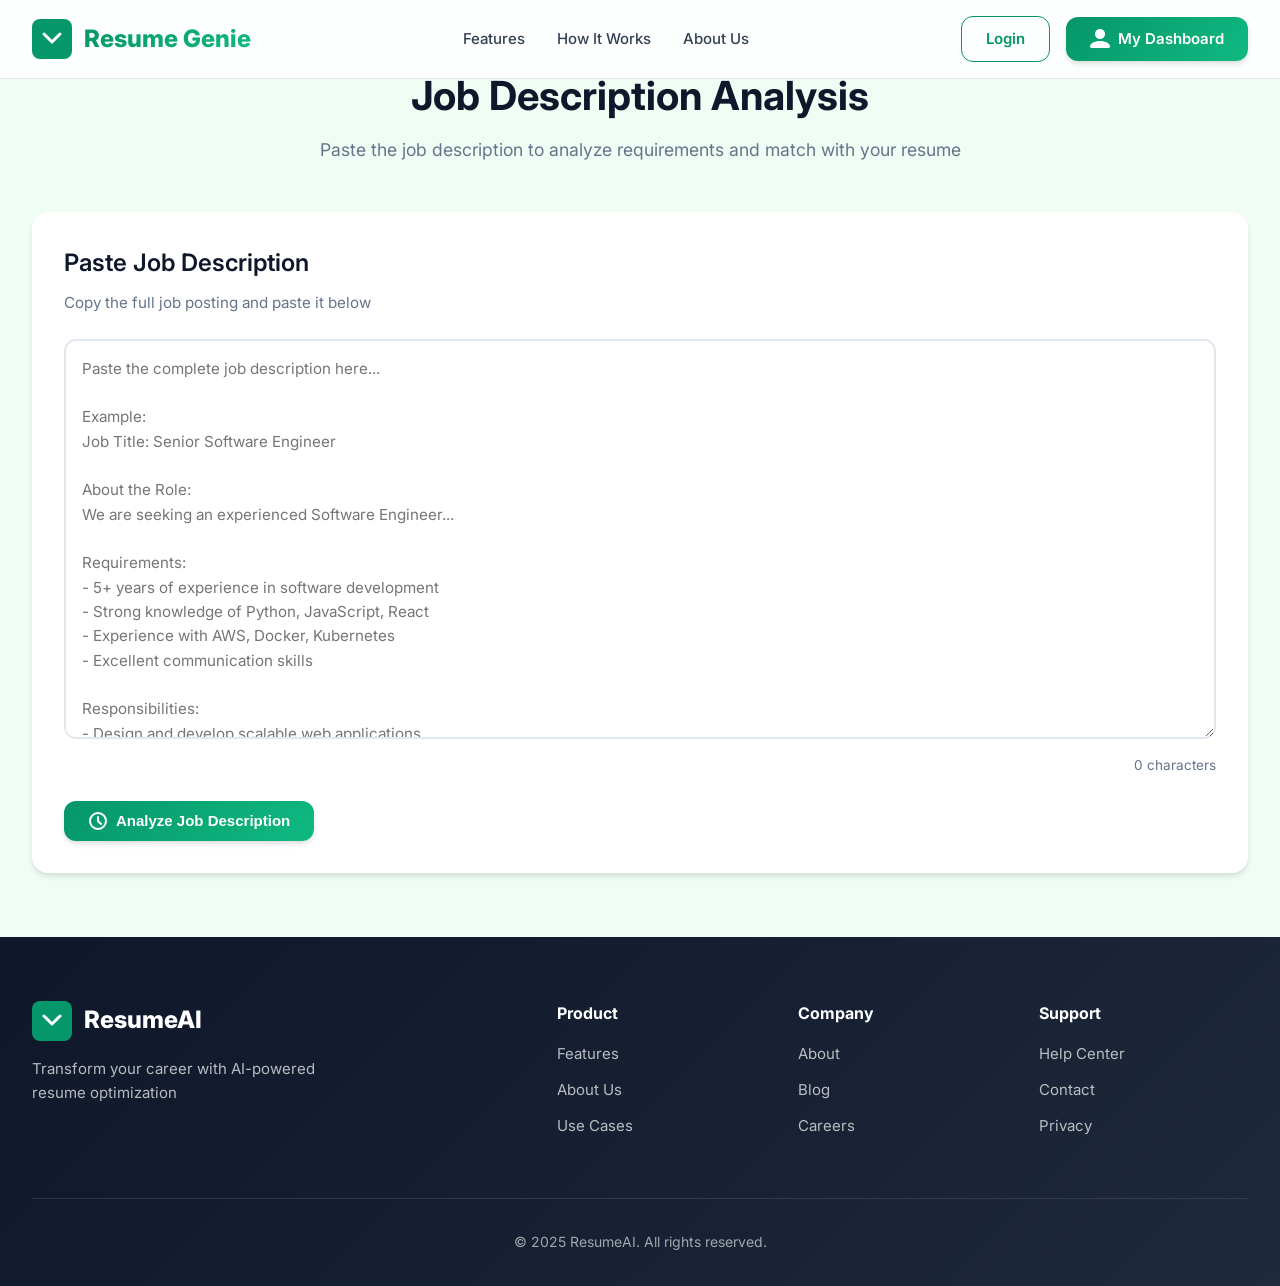
<file: pages/job-description.html>
<!DOCTYPE html>
<html lang="en">
<head>
    <meta charset="UTF-8">
    <meta name="viewport" content="width=device-width, initial-scale=1.0">
    <title>Job Description Analysis - Resume Screening System</title>
    <link rel="stylesheet" href="../styles.css">
    <link rel="stylesheet" href="../styles-additional.css">
    <link href="https://fonts.googleapis.com/css2?family=Inter:wght@300;400;500;600;700;800&display=swap" rel="stylesheet">
</head>
<body>
    <!-- Header -->
    <div id="header-placeholder"></div>

    <!-- Job Description Section -->
    <section class="job-description-section">
        <div class="container">
            <div class="jd-header">
                <h1>Job Description Analysis</h1>
                <p>Paste the job description to analyze requirements and match with your resume</p>
            </div>

            <div class="jd-container">
                <!-- Input Section -->
                <div class="jd-input-card">
                    <div class="jd-card-header">
                        <h2>Paste Job Description</h2>
                        <p>Copy the full job posting and paste it below</p>
                    </div>
                    <div class="jd-card-body">
                        <textarea 
                            id="jobDescription" 
                            placeholder="Paste the complete job description here...

Example:
Job Title: Senior Software Engineer

About the Role:
We are seeking an experienced Software Engineer...

Requirements:
- 5+ years of experience in software development
- Strong knowledge of Python, JavaScript, React
- Experience with AWS, Docker, Kubernetes
- Excellent communication skills

Responsibilities:
- Design and develop scalable web applications
- Collaborate with cross-functional teams
- Mentor junior developers
- Write clean, maintainable code"
                            rows="15"
                        ></textarea>
                        <div class="jd-char-count">
                            <span id="charCount">0</span> characters
                        </div>
                    </div>
                    <div class="jd-card-footer">
                        <button class="btn-primary btn-full" id="analyzeJdBtn">
                            <svg width="20" height="20" viewBox="0 0 20 20" fill="none" xmlns="http://www.w3.org/2000/svg">
                                <circle cx="10" cy="10" r="8" stroke="currentColor" stroke-width="2"/>
                                <path d="M10 6v4l3 3" stroke="currentColor" stroke-width="2" stroke-linecap="round"/>
                            </svg>
                            Analyze Job Description
                        </button>
                    </div>
                </div>

                <!-- Analysis Preview Section (Hidden initially) -->
                <div class="jd-analysis-card" id="analysisPreview" style="display: none;">
                    <div class="jd-card-header">
                        <h2>Extracted Information</h2>
                        <div class="analysis-badge">
                            <svg width="16" height="16" viewBox="0 0 16 16" fill="none" xmlns="http://www.w3.org/2000/svg">
                                <path d="M13.5 5L6 12.5L2.5 9" stroke="#059669" stroke-width="2" stroke-linecap="round" stroke-linejoin="round"/>
                            </svg>
                            Analysis Complete
                        </div>
                    </div>

                    <div class="jd-card-body">
                        <!-- Job Title -->
                        <div class="analysis-section">
                            <label>Job Title</label>
                            <p id="jobTitle" class="analysis-value">Loading...</p>
                        </div>

                        <!-- Required Skills -->
                        <div class="analysis-section">
                            <label>Required Skills</label>
                            <div class="skill-chips" id="requiredSkills">
                                <div class="loading-placeholder">Extracting skills...</div>
                            </div>
                        </div>

                        <!-- Experience Required -->
                        <div class="analysis-section">
                            <label>Experience Required</label>
                            <p id="experienceRequired" class="analysis-value">Loading...</p>
                        </div>

                        <!-- Key Responsibilities -->
                        <div class="analysis-section">
                            <label>Key Responsibilities</label>
                            <ul id="responsibilities" class="analysis-list">
                                <li class="loading-placeholder">Extracting responsibilities...</li>
                            </ul>
                        </div>

                        <!-- Keywords -->
                        <div class="analysis-section">
                            <label>Important Keywords</label>
                            <div class="keyword-cloud" id="keywords">
                                <div class="loading-placeholder">Extracting keywords...</div>
                            </div>
                        </div>
                    </div>

                    <div class="jd-card-footer">
                        <button class="btn-secondary" id="editJdBtn">
                            <svg width="20" height="20" viewBox="0 0 20 20" fill="none" xmlns="http://www.w3.org/2000/svg">
                                <path d="M14.166 2.5a2.357 2.357 0 0 1 3.334 3.334l-9.167 9.167-4.166.833.833-4.166 9.166-9.168Z" stroke="currentColor" stroke-width="2" stroke-linecap="round" stroke-linejoin="round"/>
                            </svg>
                            Edit Job Description
                        </button>
                        <button class="btn-primary" id="generateReportBtn">
                            Generate Match Report
                            <svg width="20" height="20" viewBox="0 0 20 20" fill="none" xmlns="http://www.w3.org/2000/svg">
                                <path d="M7.5 5L12.5 10L7.5 15" stroke="currentColor" stroke-width="2" stroke-linecap="round" stroke-linejoin="round"/>
                            </svg>
                        </button>
                    </div>
                </div>
            </div>
        </div>
    </section>

    <!-- Footer -->
    <div id="footer-placeholder"></div>

    <!-- Scripts -->
    <script src="../js/loader.js"></script>
    <script src="../js/components/skill-chip.js"></script>
    <script src="../js/components/toast.js"></script>
    <script src="../js/job-analysis.js"></script>
</body>
</html>
</file>
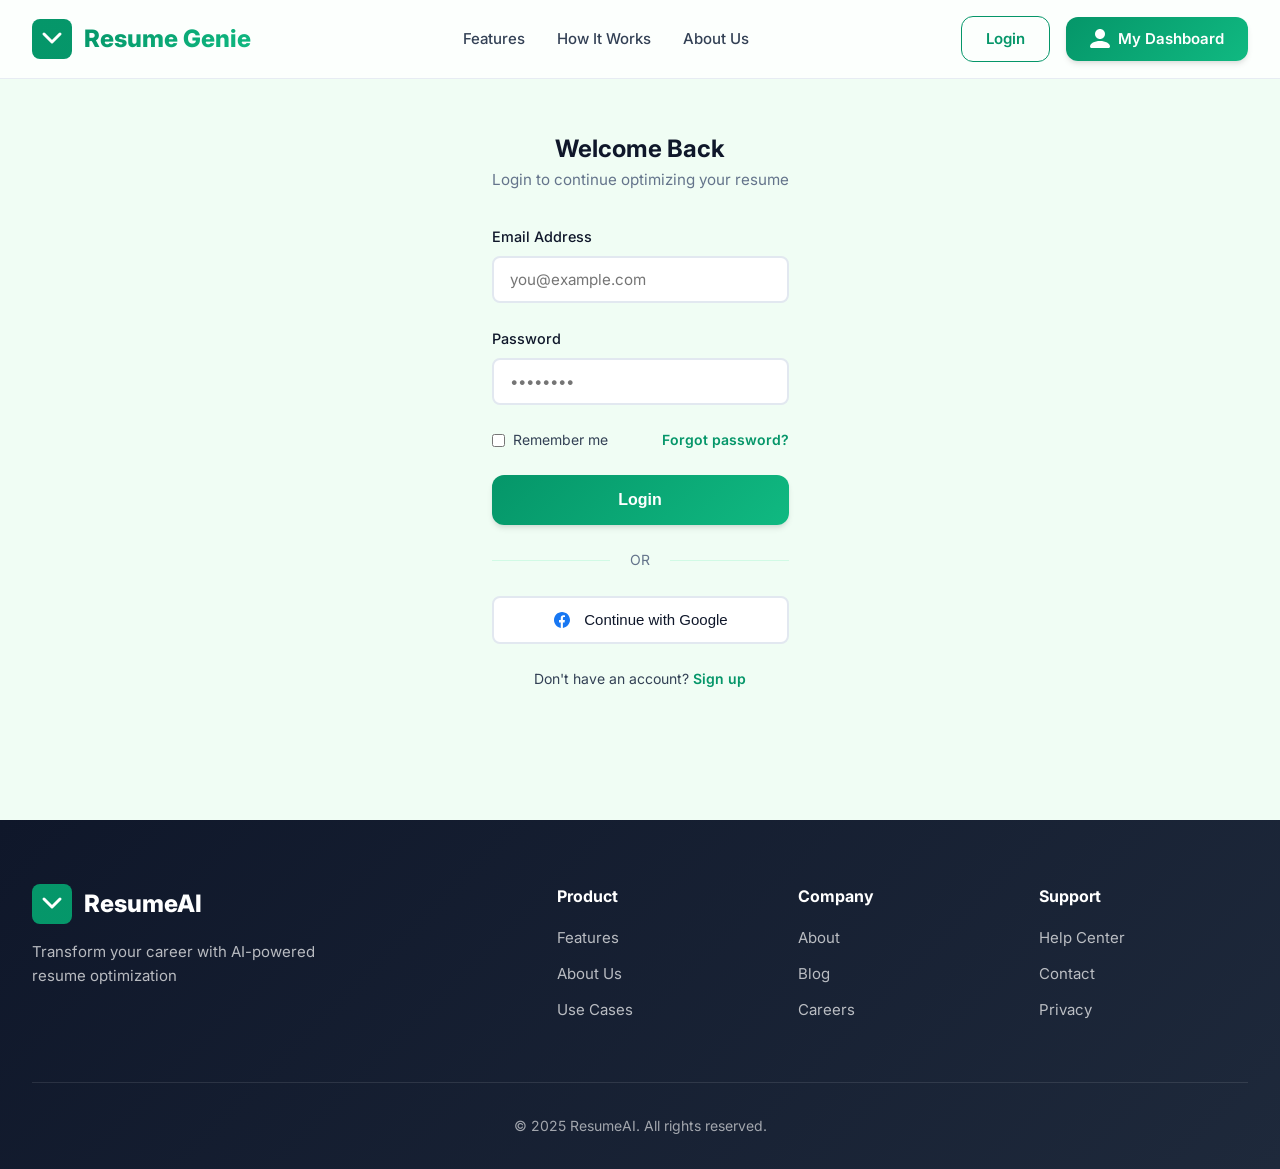
<file: pages/login.html>
<!DOCTYPE html>
<html lang="en">
<head>
    <meta charset="UTF-8">
    <meta name="viewport" content="width=device-width, initial-scale=1.0">
    <title>Login - AI Resume Optimizer</title>
    <link rel="stylesheet" href="../styles.css">
    <link rel="stylesheet" href="../styles-additional.css">
    <link href="https://fonts.googleapis.com/css2?family=Inter:wght@300;400;500;600;700;800&display=swap" rel="stylesheet">
</head>
<body>
    <!-- Header will be loaded here -->
    <div id="header-placeholder"></div>

    <!-- Login Section -->
    <section class="auth-section">
        <div class="container">
            <div class="auth-container">
                <div class="auth-header">
                    <h2>Welcome Back</h2>
                    <p>Login to continue optimizing your resume</p>
                </div>
                <form class="login-form" id="loginForm">
                    <div class="form-group">
                        <label for="email">Email Address</label>
                        <input type="email" id="email" placeholder="you@example.com" required>
                    </div>
                    <div class="form-group">
                        <label for="password">Password</label>
                        <input type="password" id="password" placeholder="••••••••" required>
                    </div>
                    <div class="form-options">
                        <label class="checkbox">
                            <input type="checkbox" id="remember">
                            <span>Remember me</span>
                        </label>
                        <a href="#" class="forgot-link">Forgot password?</a>
                    </div>
                    <button type="submit" class="btn-submit">Login</button>
                    <div class="divider">
                        <span>OR</span>
                    </div>
                    <button type="button" class="btn-social">
                        <svg width="20" height="20" viewBox="0 0 20 20" fill="none" xmlns="http://www.w3.org/2000/svg">
                            <path d="M18 10C18 5.58172 14.4183 2 10 2C5.58172 2 2 5.58172 2 10C2 13.9932 4.92547 17.3135 8.75 17.9V12.5H7V10H8.75V8C8.75 6.25 9.85 5.25 11.45 5.25C12.2 5.25 13 5.4 13 5.4V7H12.1C11.2 7 10.9 7.55 10.9 8.15V10H12.9L12.55 12.5H10.9V17.9C14.7245 17.3135 18 13.9932 18 10Z" fill="#1877F2"/>
                        </svg>
                        Continue with Google
                    </button>
                    <p class="signup-link">Don't have an account? <a href="signup.html">Sign up</a></p>
                </form>
            </div>
        </div>
    </section>

    <!-- Footer will be loaded here -->
    <div id="footer-placeholder"></div>

    <script src="../js/main.js"></script>
    <script src="../js/auth.js"></script>
    <script src="../js/loader.js"></script>
</body>
</html>
</file>
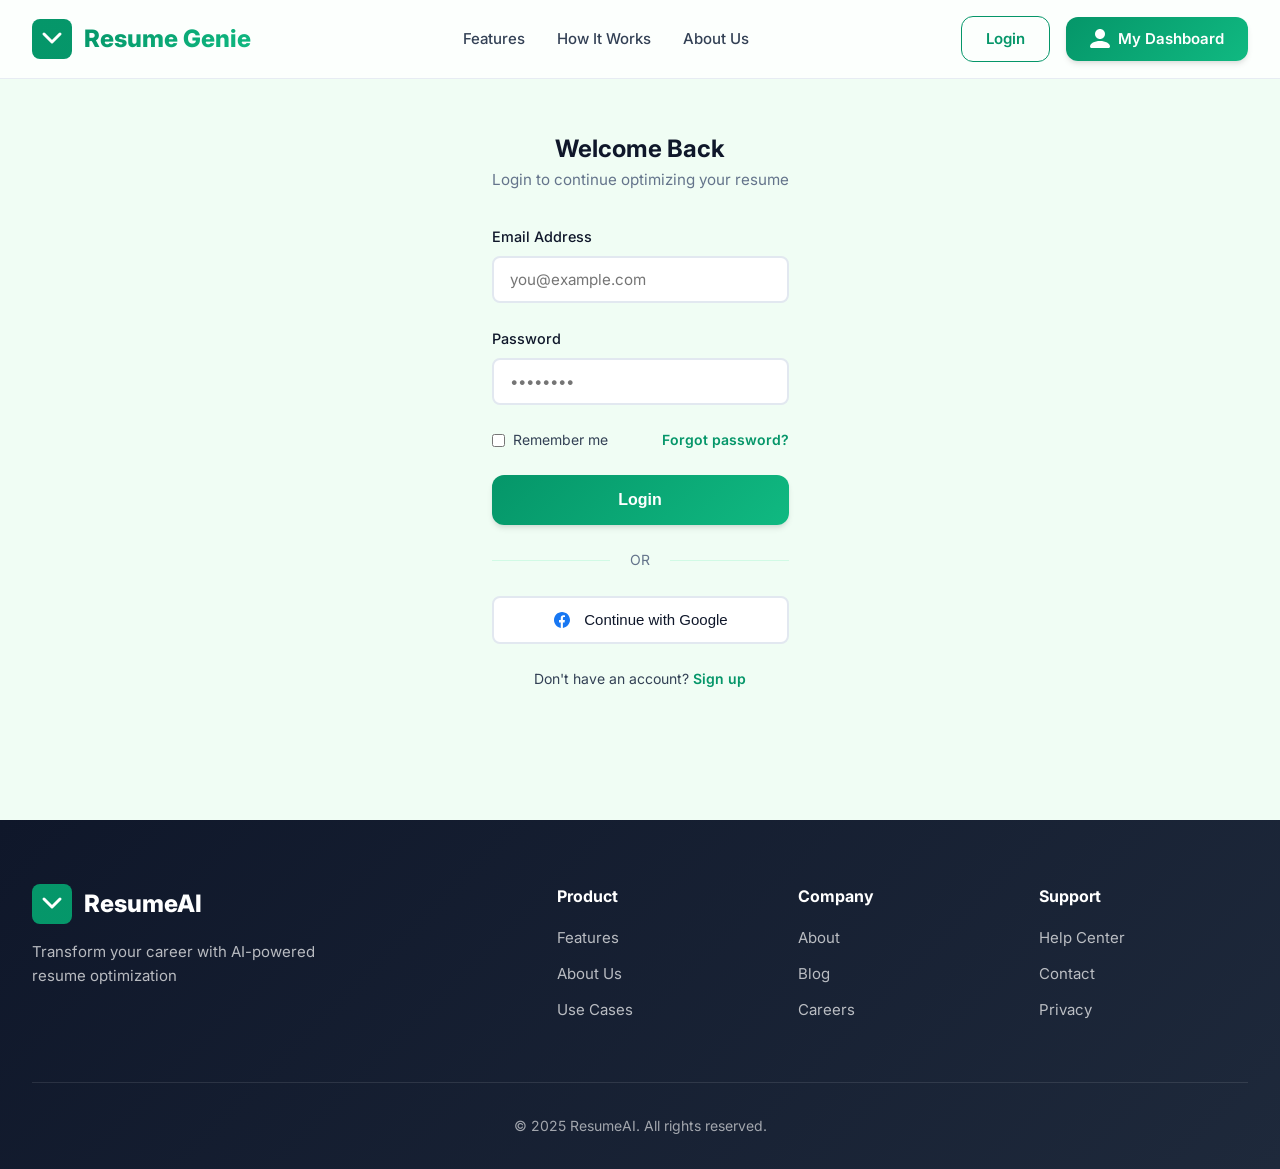
<file: pages/parsed-resume.html>
<!DOCTYPE html>
<html lang="en">
<head>
    <meta charset="UTF-8">
    <meta name="viewport" content="width=device-width, initial-scale=1.0">
    <title>Resume Preview - Resume Screening System</title>
    <link rel="stylesheet" href="../styles.css">
    <link rel="stylesheet" href="../styles-additional.css">
    <link href="https://fonts.googleapis.com/css2?family=Inter:wght@300;400;500;600;700;800&display=swap" rel="stylesheet">
</head>
<body>
    <!-- Header -->
    <div id="header-placeholder"></div>

    <!-- Resume Preview Section -->
    <section class="resume-preview-section">
        <div class="container">
            <div class="preview-header">
                <h1>Resume Preview</h1>
                <p>Review extracted information from your resume</p>
            </div>

            <div class="preview-container">
                <!-- Personal Information -->
                <div class="preview-card">
                    <div class="preview-card-header">
                        <svg width="24" height="24" viewBox="0 0 24 24" fill="none" xmlns="http://www.w3.org/2000/svg">
                            <circle cx="12" cy="8" r="4" stroke="#059669" stroke-width="2"/>
                            <path d="M6 21c0-3.314 2.686-6 6-6s6 2.686 6 6" stroke="#059669" stroke-width="2" stroke-linecap="round"/>
                        </svg>
                        <h2>Personal Information</h2>
                    </div>
                    <div class="preview-card-body">
                        <div class="info-grid">
                            <div class="info-item">
                                <label>Full Name</label>
                                <p id="userName">Loading...</p>
                            </div>
                            <div class="info-item">
                                <label>Email</label>
                                <p id="userEmail">Loading...</p>
                            </div>
                            <div class="info-item">
                                <label>Phone</label>
                                <p id="userPhone">Loading...</p>
                            </div>
                            <div class="info-item">
                                <label>Location</label>
                                <p id="userLocation">Loading...</p>
                            </div>
                        </div>
                    </div>
                </div>

                <!-- Skills -->
                <div class="preview-card">
                    <div class="preview-card-header">
                        <svg width="24" height="24" viewBox="0 0 24 24" fill="none" xmlns="http://www.w3.org/2000/svg">
                            <path d="M12 2L2 7L12 12L22 7L12 2Z" stroke="#059669" stroke-width="2" stroke-linecap="round" stroke-linejoin="round"/>
                            <path d="M2 17L12 22L22 17" stroke="#059669" stroke-width="2" stroke-linecap="round" stroke-linejoin="round"/>
                            <path d="M2 12L12 17L22 12" stroke="#059669" stroke-width="2" stroke-linecap="round" stroke-linejoin="round"/>
                        </svg>
                        <h2>Skills</h2>
                    </div>
                    <div class="preview-card-body">
                        <div class="skill-chips" id="skillsList">
                            <div class="loading-placeholder">Loading skills...</div>
                        </div>
                    </div>
                </div>

                <!-- Experience -->
                <div class="preview-card">
                    <div class="preview-card-header">
                        <svg width="24" height="24" viewBox="0 0 24 24" fill="none" xmlns="http://www.w3.org/2000/svg">
                            <rect x="3" y="7" width="18" height="14" rx="2" stroke="#059669" stroke-width="2"/>
                            <path d="M8 7V5a2 2 0 0 1 2-2h4a2 2 0 0 1 2 2v2" stroke="#059669" stroke-width="2"/>
                            <path d="M3 12h18" stroke="#059669" stroke-width="2"/>
                        </svg>
                        <h2>Work Experience</h2>
                    </div>
                    <div class="preview-card-body">
                        <div class="experience-list" id="experienceList">
                            <div class="loading-placeholder">Loading experience...</div>
                        </div>
                    </div>
                </div>

                <!-- Education -->
                <div class="preview-card">
                    <div class="preview-card-header">
                        <svg width="24" height="24" viewBox="0 0 24 24" fill="none" xmlns="http://www.w3.org/2000/svg">
                            <path d="M22 10L12 5L2 10L12 15L22 10Z" stroke="#059669" stroke-width="2" stroke-linecap="round" stroke-linejoin="round"/>
                            <path d="M6 12v5c0 2 2.5 3 6 3s6-1 6-3v-5" stroke="#059669" stroke-width="2" stroke-linecap="round" stroke-linejoin="round"/>
                        </svg>
                        <h2>Education</h2>
                    </div>
                    <div class="preview-card-body">
                        <div class="education-list" id="educationList">
                            <div class="loading-placeholder">Loading education...</div>
                        </div>
                    </div>
                </div>

                <!-- Certifications -->
                <div class="preview-card">
                    <div class="preview-card-header">
                        <svg width="24" height="24" viewBox="0 0 24 24" fill="none" xmlns="http://www.w3.org/2000/svg">
                            <path d="M12 15a6 6 0 1 0 0-12 6 6 0 0 0 0 12Z" stroke="#059669" stroke-width="2"/>
                            <path d="M8.21 13.89L7 23l5-3 5 3-1.21-9.12" stroke="#059669" stroke-width="2" stroke-linecap="round" stroke-linejoin="round"/>
                        </svg>
                        <h2>Certifications</h2>
                    </div>
                    <div class="preview-card-body">
                        <div class="certification-list" id="certificationList">
                            <div class="loading-placeholder">Loading certifications...</div>
                        </div>
                    </div>
                </div>

                <!-- Projects -->
                <div class="preview-card">
                    <div class="preview-card-header">
                        <svg width="24" height="24" viewBox="0 0 24 24" fill="none" xmlns="http://www.w3.org/2000/svg">
                            <rect x="3" y="3" width="18" height="18" rx="2" stroke="#059669" stroke-width="2"/>
                            <path d="M9 3v18M15 3v18M3 9h18M3 15h18" stroke="#059669" stroke-width="2"/>
                        </svg>
                        <h2>Projects</h2>
                    </div>
                    <div class="preview-card-body">
                        <div class="project-list" id="projectList">
                            <div class="loading-placeholder">Loading projects...</div>
                        </div>
                    </div>
                </div>
            </div>

            <div class="preview-actions">
                <button class="btn-secondary" onclick="history.back()">
                    <svg width="20" height="20" viewBox="0 0 20 20" fill="none" xmlns="http://www.w3.org/2000/svg">
                        <path d="M12.5 15L7.5 10L12.5 5" stroke="currentColor" stroke-width="2" stroke-linecap="round" stroke-linejoin="round"/>
                    </svg>
                    Back to Upload
                </button>
                <button class="btn-primary" id="continueToJobBtn">
                    Continue to Job Description
                    <svg width="20" height="20" viewBox="0 0 20 20" fill="none" xmlns="http://www.w3.org/2000/svg">
                        <path d="M7.5 5L12.5 10L7.5 15" stroke="currentColor" stroke-width="2" stroke-linecap="round" stroke-linejoin="round"/>
                    </svg>
                </button>
            </div>
        </div>
    </section>

    <!-- Footer -->
    <div id="footer-placeholder"></div>

    <!-- Scripts -->
    <script src="../js/loader.js"></script>
    <script src="../js/components/skill-chip.js"></script>
    <script src="../js/resume-preview.js"></script>
</body>
</html>
</file>
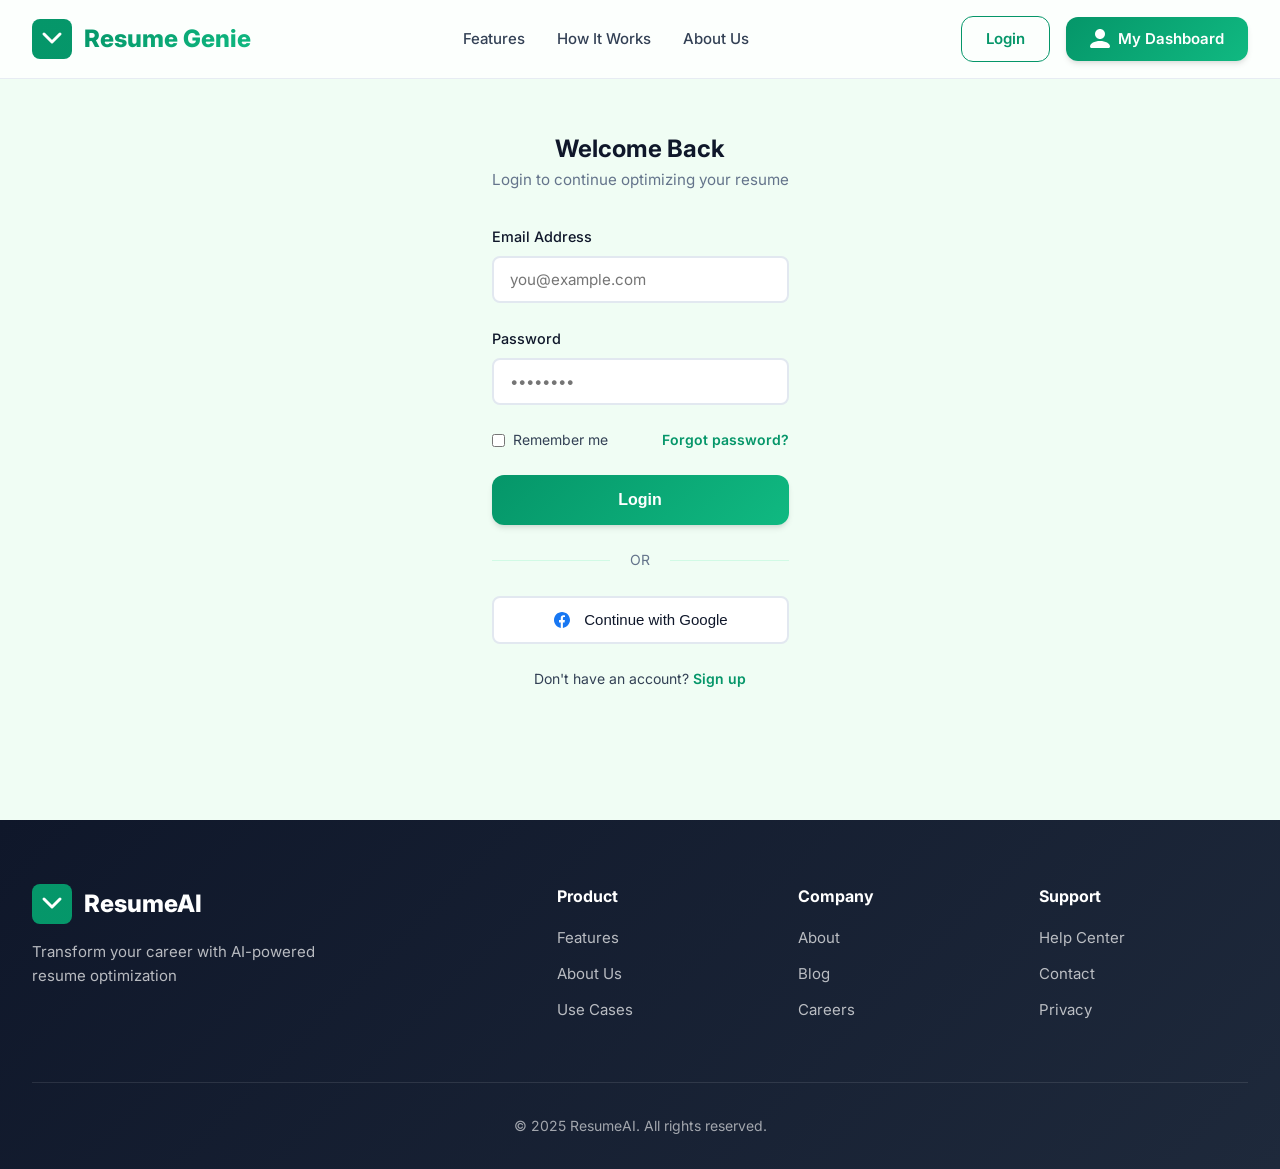
<file: pages/previous-reports.html>
<!DOCTYPE html>
<html lang="en">
<head>
    <meta charset="UTF-8">
    <meta name="viewport" content="width=device-width, initial-scale=1.0">
    <title>Previous Reports - Resume Screening System</title>
    <link rel="stylesheet" href="../styles.css">
    <link rel="stylesheet" href="../styles-additional.css">
    <link href="https://fonts.googleapis.com/css2?family=Inter:wght@300;400;500;600;700;800&display=swap" rel="stylesheet">
</head>
<body>
    <!-- Header -->
    <div id="header-placeholder"></div>

    <!-- Previous Reports Section -->
    <section class="reports-section">
        <div class="container">
            <div class="reports-header">
                <div>
                    <h1>Previous Reports</h1>
                    <p>View your past resume analysis reports</p>
                </div>
                <button class="btn-primary" onclick="window.location.href='upload.html'">
                    <svg width="20" height="20" viewBox="0 0 20 20" fill="none" xmlns="http://www.w3.org/2000/svg">
                        <path d="M10 3v14M3 10h14" stroke="currentColor" stroke-width="2" stroke-linecap="round"/>
                    </svg>
                    New Analysis
                </button>
            </div>

            <!-- Filter and Search -->
            <div class="reports-toolbar">
                <div class="search-box">
                    <svg width="20" height="20" viewBox="0 0 20 20" fill="none" xmlns="http://www.w3.org/2000/svg">
                        <circle cx="8" cy="8" r="6" stroke="#6b7280" stroke-width="2"/>
                        <path d="M12.5 12.5L17 17" stroke="#6b7280" stroke-width="2" stroke-linecap="round"/>
                    </svg>
                    <input type="text" placeholder="Search by job role..." id="searchInput">
                </div>
                <div class="filter-group">
                    <label>Sort by:</label>
                    <select id="sortSelect">
                        <option value="recent">Most Recent</option>
                        <option value="oldest">Oldest First</option>
                        <option value="score-high">Highest Score</option>
                        <option value="score-low">Lowest Score</option>
                    </select>
                </div>
            </div>

            <!-- Reports Grid -->
            <div class="reports-grid" id="reportsGrid">
                <div class="loading-placeholder">Loading reports...</div>
            </div>

            <!-- Empty State (Hidden initially) -->
            <div class="empty-state" id="emptyState" style="display: none;">
                <svg width="120" height="120" viewBox="0 0 120 120" fill="none" xmlns="http://www.w3.org/2000/svg">
                    <rect x="20" y="30" width="80" height="70" rx="8" fill="#ecfdf5" stroke="#059669" stroke-width="2"/>
                    <path d="M35 50h50M35 65h40M35 80h30" stroke="#059669" stroke-width="2" stroke-linecap="round"/>
                    <circle cx="85" cy="25" r="15" fill="#d1fae5" stroke="#059669" stroke-width="2"/>
                    <path d="M85 17v16M77 25h16" stroke="#059669" stroke-width="2" stroke-linecap="round"/>
                </svg>
                <h3>No Reports Yet</h3>
                <p>Upload your resume and analyze it against job descriptions to see reports here.</p>
                <button class="btn-primary" onclick="window.location.href='upload.html'">
                    Upload Resume
                </button>
            </div>
        </div>
    </section>

    <!-- Footer -->
    <div id="footer-placeholder"></div>

    <!-- Scripts -->
    <script src="../js/loader.js"></script>
    <script src="../js/previous-reports.js"></script>
</body>
</html>
</file>
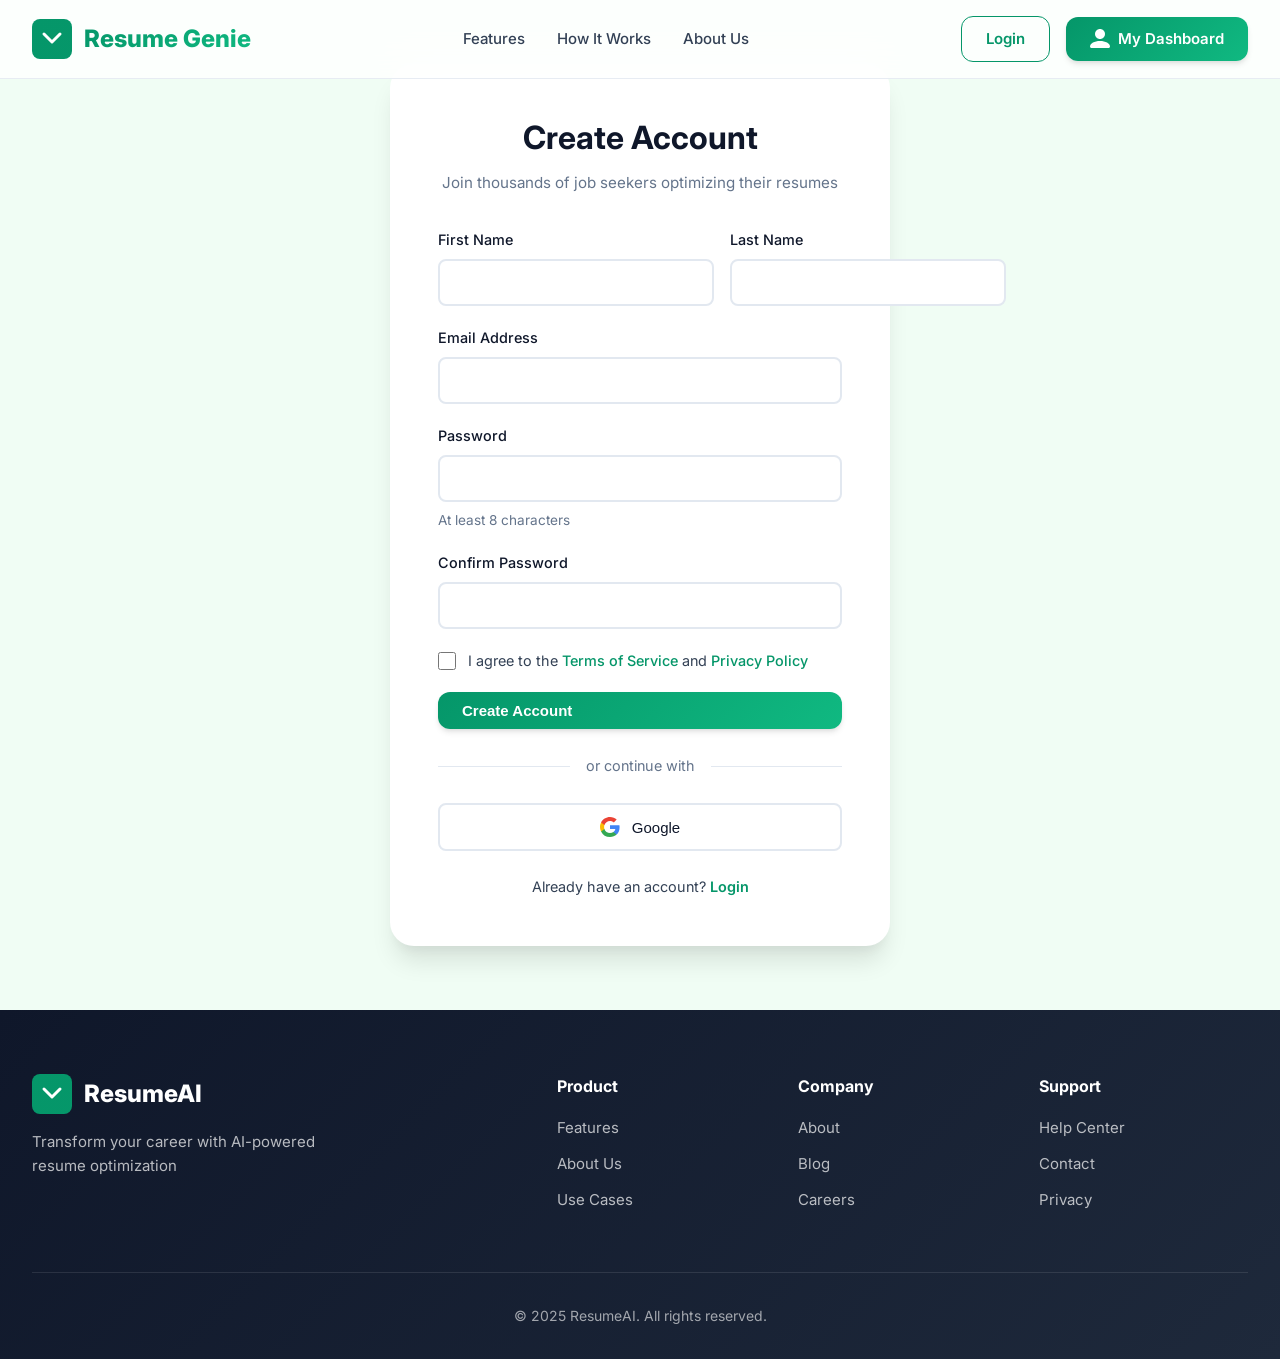
<file: pages/signup.html>
<!DOCTYPE html>
<html lang="en">
<head>
    <meta charset="UTF-8">
    <meta name="viewport" content="width=device-width, initial-scale=1.0">
    <title>Sign Up - Resume Screening System</title>
    <link rel="stylesheet" href="../styles.css">
    <link rel="stylesheet" href="../styles-additional.css">
    <link href="https://fonts.googleapis.com/css2?family=Inter:wght@300;400;500;600;700;800&display=swap" rel="stylesheet">
</head>
<body>
    <!-- Header -->
    <div id="header-placeholder"></div>

    <!-- Signup Section -->
    <section class="auth-section">
        <div class="container">
            <div class="auth-container">
                <div class="auth-card">
                    <div class="auth-header">
                        <h1>Create Account</h1>
                        <p>Join thousands of job seekers optimizing their resumes</p>
                    </div>

                    <form class="auth-form" id="signupForm">
                        <div class="form-row">
                            <div class="form-group">
                                <label for="firstName">First Name</label>
                                <input type="text" id="firstName" name="firstName" required>
                            </div>
                            <div class="form-group">
                                <label for="lastName">Last Name</label>
                                <input type="text" id="lastName" name="lastName" required>
                            </div>
                        </div>

                        <div class="form-group">
                            <label for="email">Email Address</label>
                            <input type="email" id="email" name="email" required>
                        </div>

                        <div class="form-group">
                            <label for="password">Password</label>
                            <input type="password" id="password" name="password" required minlength="8">
                            <small class="form-hint">At least 8 characters</small>
                        </div>

                        <div class="form-group">
                            <label for="confirmPassword">Confirm Password</label>
                            <input type="password" id="confirmPassword" name="confirmPassword" required>
                        </div>

                        <div class="form-group-checkbox">
                            <input type="checkbox" id="terms" name="terms" required>
                            <label for="terms">I agree to the <a href="#">Terms of Service</a> and <a href="#">Privacy Policy</a></label>
                        </div>

                        <button type="submit" class="btn-primary btn-full">
                            <span class="btn-text">Create Account</span>
                            <span class="btn-loader" style="display: none;">
                                <svg width="20" height="20" viewBox="0 0 24 24" fill="none" xmlns="http://www.w3.org/2000/svg">
                                    <circle cx="12" cy="12" r="10" stroke="currentColor" stroke-width="2" opacity="0.3"/>
                                    <path d="M12 2a10 10 0 0 1 10 10" stroke="currentColor" stroke-width="2" stroke-linecap="round"/>
                                </svg>
                            </span>
                        </button>
                    </form>

                    <div class="auth-divider">
                        <span>or continue with</span>
                    </div>

                    <div class="auth-social">
                        <button class="btn-social" id="googleSignup">
                            <svg width="20" height="20" viewBox="0 0 20 20" fill="none" xmlns="http://www.w3.org/2000/svg">
                                <path d="M19.6 10.227c0-.709-.064-1.39-.182-2.045H10v3.868h5.382a4.6 4.6 0 01-1.996 3.018v2.51h3.232c1.891-1.742 2.982-4.305 2.982-7.35z" fill="#4285F4"/>
                                <path d="M10 20c2.7 0 4.964-.895 6.618-2.423l-3.232-2.509c-.895.6-2.04.955-3.386.955-2.605 0-4.81-1.76-5.595-4.123H1.064v2.59A9.996 9.996 0 0010 20z" fill="#34A853"/>
                                <path d="M4.405 11.9c-.2-.6-.314-1.24-.314-1.9 0-.66.114-1.3.314-1.9V5.51H1.064A9.996 9.996 0 000 10c0 1.614.386 3.14 1.064 4.49l3.34-2.59z" fill="#FBBC05"/>
                                <path d="M10 3.977c1.468 0 2.786.505 3.823 1.496l2.868-2.868C14.959.99 12.695 0 10 0 6.09 0 2.71 2.24 1.064 5.51l3.34 2.59C5.19 5.737 7.395 3.977 10 3.977z" fill="#EA4335"/>
                            </svg>
                            Google
                        </button>
                    </div>

                    <div class="auth-footer">
                        <p>Already have an account? <a href="login.html">Login</a></p>
                    </div>
                </div>
            </div>
        </div>
    </section>

    <!-- Footer -->
    <div id="footer-placeholder"></div>

    <!-- Scripts -->
    <script src="../js/loader.js"></script>
    <script src="../js/auth.js"></script>
    <script>
        // Signup form handler
        document.getElementById('signupForm').addEventListener('submit', async (e) => {
            e.preventDefault();

            const password = document.getElementById('password').value;
            const confirmPassword = document.getElementById('confirmPassword').value;

            if (password !== confirmPassword) {
                alert('Passwords do not match!');
                return;
            }

            const formData = {
                firstName: document.getElementById('firstName').value,
                lastName: document.getElementById('lastName').value,
                email: document.getElementById('email').value,
                password: password
            };

            const submitBtn = e.target.querySelector('button[type="submit"]');
            const btnText = submitBtn.querySelector('.btn-text');
            const btnLoader = submitBtn.querySelector('.btn-loader');

            // Show loading state
            btnText.style.display = 'none';
            btnLoader.style.display = 'inline-block';
            submitBtn.disabled = true;

            try {
                // Backend team will replace this
                const response = await fakeSignupAPI(formData);

                if (response.success) {
                    localStorage.setItem('authToken', response.token);
                    localStorage.setItem('userEmail', formData.email);
                    window.location.href = 'dashboard.html';
                } else {
                    alert(response.message || 'Signup failed. Please try again.');
                }
            } catch (error) {
                console.error('Signup error:', error);
                alert('An error occurred during signup. Please try again.');
            } finally {
                btnText.style.display = 'inline';
                btnLoader.style.display = 'none';
                submitBtn.disabled = false;
            }
        });

        // Fake signup API (Backend team will replace)
        async function fakeSignupAPI(data) {
            return new Promise((resolve) => {
                setTimeout(() => {
                    resolve({
                        success: true,
                        token: 'fake-jwt-token-new-user',
                        user: {
                            id: 'user-123',
                            name: `${data.firstName} ${data.lastName}`,
                            email: data.email
                        }
                    });
                }, 1000);
            });
        }

        // Google signup
        document.getElementById('googleSignup').addEventListener('click', () => {
            alert('Google OAuth signup will be implemented by backend team');
        });
    </script>
</body>
</html>
</file>
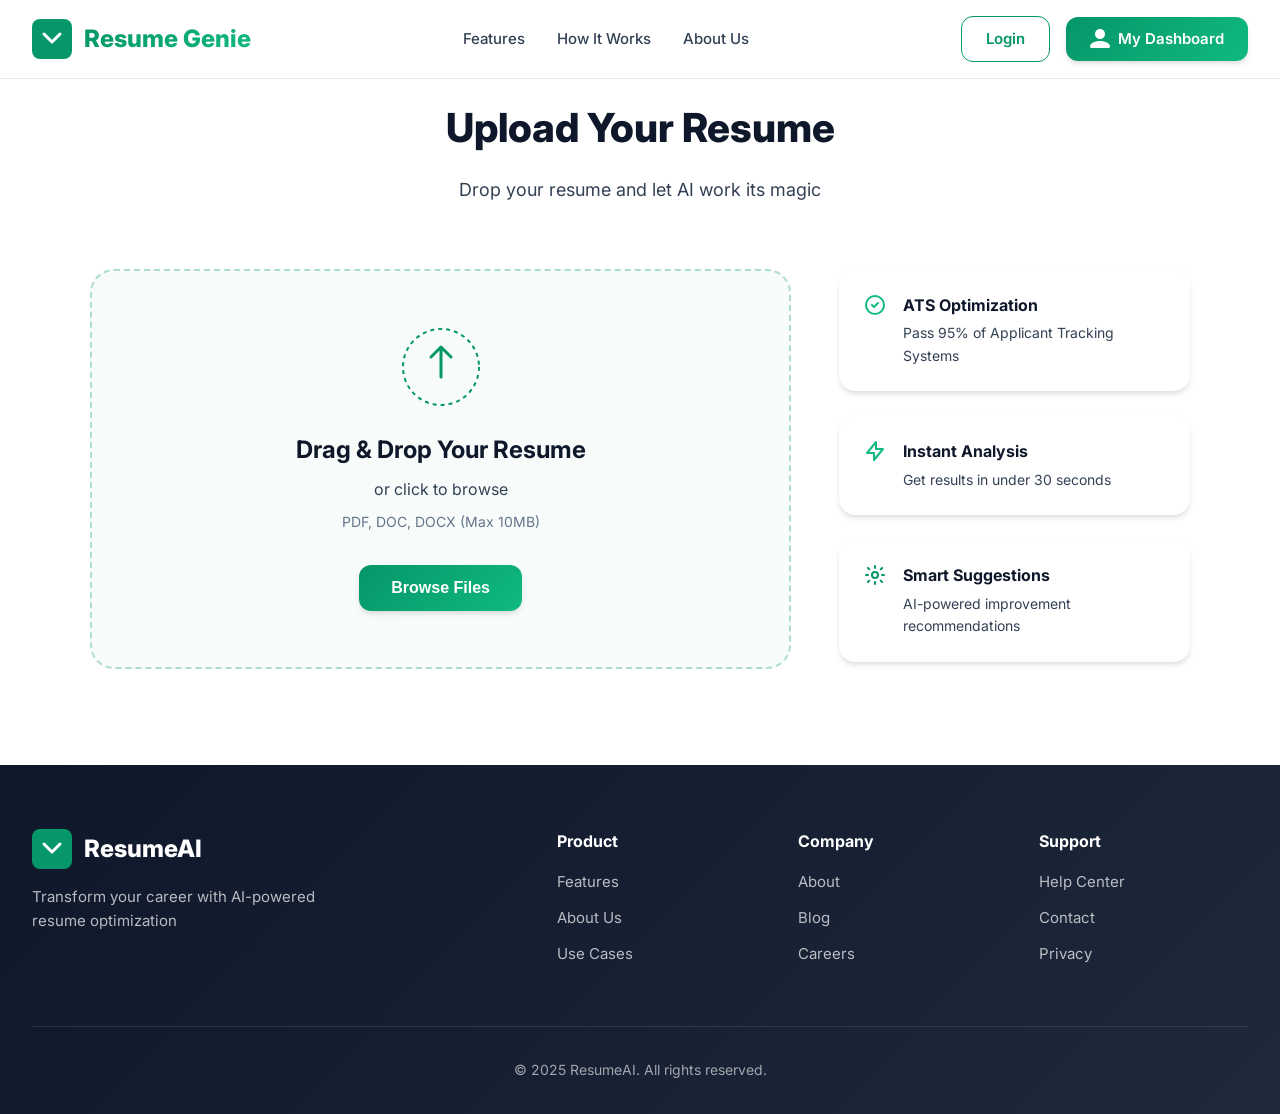
<file: pages/upload.html>
<!DOCTYPE html>
<html lang="en">
<head>
    <meta charset="UTF-8">
    <meta name="viewport" content="width=device-width, initial-scale=1.0">
    <title>Upload Resume - AI Resume Optimizer</title>
    <link rel="stylesheet" href="../styles.css">
    <link rel="stylesheet" href="../styles-additional.css">
    <link href="https://fonts.googleapis.com/css2?family=Inter:wght@300;400;500;600;700;800&display=swap" rel="stylesheet">
</head>
<body>
    <!-- Header will be loaded here -->
    <div id="header-placeholder"></div>

    <!-- Upload Section -->
    <section class="upload-section" id="upload">
        <div class="container">
            <div class="section-header">
                <h2 class="section-title">Upload Your Resume</h2>
                <p class="section-description">Drop your resume and let AI work its magic</p>
            </div>
            
            <div class="upload-container">
                <div class="upload-area" id="uploadArea">
                    <div class="upload-content">
                        <div class="upload-icon">
                            <svg width="80" height="80" viewBox="0 0 80 80" fill="none" xmlns="http://www.w3.org/2000/svg">
                                <circle cx="40" cy="40" r="38" stroke="url(#upload-gradient)" stroke-width="2" stroke-dasharray="4 4"/>
                                <path d="M40 20V50M40 20L30 30M40 20L50 30" stroke="url(#upload-gradient)" stroke-width="3" stroke-linecap="round" stroke-linejoin="round"/>
                                <path d="M25 55H55" stroke="url(#upload-gradient)" stroke-width="3" stroke-linecap="round"/>
                                <defs>
                                    <linearGradient id="upload-gradient" x1="0" y1="0" x2="80" y2="80">
                                        <stop offset="0%" stop-color="#059669"/>
                                        <stop offset="100%" stop-color="#10b981"/>
                                    </linearGradient>
                                </defs>
                            </svg>
                        </div>
                        <h3 class="upload-title">Drag & Drop Your Resume</h3>
                        <p class="upload-text">or click to browse</p>
                        <p class="upload-formats">PDF, DOC, DOCX (Max 10MB)</p>
                        <input type="file" id="fileInput" accept=".pdf,.doc,.docx" hidden>
                        <button class="btn-upload" id="browseBtn">Browse Files</button>
                    </div>
                    <div class="upload-preview" id="uploadPreview" style="display: none;">
                        <div class="file-info">
                            <svg width="48" height="48" viewBox="0 0 48 48" fill="none" xmlns="http://www.w3.org/2000/svg">
                                <rect width="48" height="48" rx="8" fill="#d1fae5"/>
                                <path d="M18 14H24L30 20V34H18V14Z" stroke="#059669" stroke-width="2" stroke-linecap="round" stroke-linejoin="round"/>
                                <path d="M24 14V20H30" stroke="#059669" stroke-width="2" stroke-linecap="round" stroke-linejoin="round"/>
                            </svg>
                            <div class="file-details">
                                <div class="file-name" id="fileName">Resume.pdf</div>
                                <div class="file-size" id="fileSize">2.4 MB</div>
                            </div>
                            <button class="btn-remove" id="removeBtn">
                                <svg width="20" height="20" viewBox="0 0 20 20" fill="none" xmlns="http://www.w3.org/2000/svg">
                                    <path d="M15 5L5 15M5 5L15 15" stroke="currentColor" stroke-width="2" stroke-linecap="round"/>
                                </svg>
                            </button>
                        </div>
                        <button class="btn-analyze" id="analyzeBtn">
                            <svg width="20" height="20" viewBox="0 0 20 20" fill="none" xmlns="http://www.w3.org/2000/svg">
                                <path d="M10 2L12.5 7L18 8L14 12L15 18L10 15L5 18L6 12L2 8L7.5 7L10 2Z" fill="currentColor"/>
                            </svg>
                            Analyze with AI
                        </button>
                    </div>
                </div>
                
                <div class="upload-features">
                    <div class="feature-item">
                        <div class="feature-icon">
                            <svg width="24" height="24" viewBox="0 0 24 24" fill="none" xmlns="http://www.w3.org/2000/svg">
                                <path d="M9 12L11 14L15 10M21 12C21 16.9706 16.9706 21 12 21C7.02944 21 3 16.9706 3 12C3 7.02944 7.02944 3 12 3C16.9706 3 21 7.02944 21 12Z" stroke="#10b981" stroke-width="2" stroke-linecap="round" stroke-linejoin="round"/>
                            </svg>
                        </div>
                        <div class="feature-text">
                            <div class="feature-title">ATS Optimization</div>
                            <div class="feature-desc">Pass 95% of Applicant Tracking Systems</div>
                        </div>
                    </div>
                    <div class="feature-item">
                        <div class="feature-icon">
                            <svg width="24" height="24" viewBox="0 0 24 24" fill="none" xmlns="http://www.w3.org/2000/svg">
                                <path d="M13 10V3L4 14H11V21L20 10H13Z" stroke="#10b981" stroke-width="2" stroke-linecap="round" stroke-linejoin="round"/>
                            </svg>
                        </div>
                        <div class="feature-text">
                            <div class="feature-title">Instant Analysis</div>
                            <div class="feature-desc">Get results in under 30 seconds</div>
                        </div>
                    </div>
                    <div class="feature-item">
                        <div class="feature-icon">
                            <svg width="24" height="24" viewBox="0 0 24 24" fill="none" xmlns="http://www.w3.org/2000/svg">
                                <path d="M12 15C13.6569 15 15 13.6569 15 12C15 10.3431 13.6569 9 12 9C10.3431 9 9 10.3431 9 12C9 13.6569 10.3431 15 12 15Z" stroke="#059669" stroke-width="2"/>
                                <path d="M12 5V3M12 21V19M19 12H21M3 12H5M17.6569 6.34315L19.0711 4.92893M4.92893 19.0711L6.34315 17.6569M17.6569 17.6569L19.0711 19.0711M4.92893 4.92893L6.34315 6.34315" stroke="#059669" stroke-width="2" stroke-linecap="round"/>
                            </svg>
                        </div>
                        <div class="feature-text">
                            <div class="feature-title">Smart Suggestions</div>
                            <div class="feature-desc">AI-powered improvement recommendations</div>
                        </div>
                    </div>
                </div>
            </div>
        </div>
    </section>

    <!-- Footer will be loaded here -->
    <div id="footer-placeholder"></div>

    <script src="../js/main.js"></script>
    <script src="../js/upload.js"></script>
    <script src="../js/loader.js"></script>
</body>
</html>
</file>
<file: styles.css>
* {
    margin: 0;
    padding: 0;
    box-sizing: border-box;
}

html {
    scroll-behavior: smooth;
}

:root {
    --primary-gradient: linear-gradient(135deg, #059669 0%, #10b981 100%);
    --secondary-gradient: linear-gradient(135deg, #34d399 0%, #059669 100%);
    --gold-gradient: linear-gradient(135deg, #fbbf24 0%, #f59e0b 100%);
    --green-gradient: linear-gradient(135deg, #6ee7b7 0%, #10b981 100%);
    
    --primary-color: #059669;
    --primary-dark: #047857;
    --secondary-color: #10b981;
    --accent-color: #34d399;
    --success-color: #10b981;
    --text-dark: #0f172a;
    --text-medium: #334155;
    --text-light: #64748b;
    --bg-light: #f0fdf4;
    --bg-white: #ffffff;
    --border-color: #d1fae5;
    
    --shadow-sm: 0 1px 2px 0 rgba(0, 0, 0, 0.05);
    --shadow-md: 0 4px 6px -1px rgba(0, 0, 0, 0.1), 0 2px 4px -1px rgba(0, 0, 0, 0.06);
    --shadow-lg: 0 10px 15px -3px rgba(0, 0, 0, 0.1), 0 4px 6px -2px rgba(0, 0, 0, 0.05);
    --shadow-xl: 0 20px 25px -5px rgba(0, 0, 0, 0.1), 0 10px 10px -5px rgba(0, 0, 0, 0.04);
    --shadow-2xl: 0 25px 50px -12px rgba(0, 0, 0, 0.25);
    
    --radius-sm: 0.375rem;
    --radius-md: 0.5rem;
    --radius-lg: 0.75rem;
    --radius-xl: 1rem;
    --radius-2xl: 1.5rem;
}

body {
    font-family: 'Inter', -apple-system, BlinkMacSystemFont, 'Segoe UI', Roboto, Oxygen, Ubuntu, Cantarell, sans-serif;
    line-height: 1.6;
    color: var(--text-dark);
    background: var(--bg-light);
    overflow-x: hidden;
    -webkit-font-smoothing: antialiased;
    -moz-osx-font-smoothing: grayscale;
}

.container {
    max-width: 1280px;
    margin: 0 auto;
    padding: 0 2rem;
}

/* Header */
.header {
    position: fixed;
    top: 0;
    left: 0;
    right: 0;
    background: rgba(255, 255, 255, 0.8);
    backdrop-filter: blur(20px);
    -webkit-backdrop-filter: blur(20px);
    border-bottom: 1px solid rgba(226, 232, 240, 0.8);
    z-index: 1000;
    padding: 1rem 0;
}

.nav {
    display: flex;
    align-items: center;
    justify-content: space-between;
}

.logo {
    display: flex;
    align-items: center;
    gap: 0.75rem;
    font-size: 1.5rem;
    font-weight: 800;
    color: var(--text-dark);
    text-decoration: none;
}

.logo-text {
    background: var(--primary-gradient);
    -webkit-background-clip: text;
    -webkit-text-fill-color: transparent;
    background-clip: text;
}

.nav-links {
    display: flex;
    gap: 2rem;
    align-items: center;
}

.nav-links a {
    color: var(--text-medium);
    text-decoration: none;
    font-weight: 500;
    font-size: 0.9375rem;
    transition: color 0.3s ease;
}

.nav-links a:hover {
    color: var(--primary-color);
}

.nav-actions {
    display: flex;
    gap: 1rem;
    align-items: center;
}

.btn-primary {
    padding: 0.625rem 1.5rem;
    background: var(--primary-gradient);
    border: none;
    color: white;
    font-weight: 600;
    font-size: 0.9375rem;
    border-radius: var(--radius-lg);
    cursor: pointer;
    transition: all 0.3s ease;
    box-shadow: var(--shadow-md);
    display: inline-flex;
    align-items: center;
    gap: 0.5rem;
    text-decoration: none;
}

.btn-primary:hover {
    transform: translateY(-2px);
    box-shadow: 0 10px 25px -5px rgba(5, 150, 105, 0.4);
}

.btn-primary:active {
    transform: translateY(0);
}

.btn-large {
    padding: 1.125rem 2.5rem;
    font-size: 1.0625rem;
    border-radius: var(--radius-xl);
}

.btn-secondary {
    padding: 0.625rem 1.5rem;
    background: transparent;
    border: 1.5px solid var(--primary-color);
    color: var(--primary-color);
    font-weight: 600;
    font-size: 0.9375rem;
    border-radius: var(--radius-lg);
    cursor: pointer;
    transition: all 0.3s ease;
    display: inline-flex;
    align-items: center;
    gap: 0.5rem;
    text-decoration: none;
}

.btn-secondary:hover {
    background: var(--primary-color);
    color: white;
    transform: translateY(-2px);
    box-shadow: 0 10px 25px -5px rgba(5, 150, 105, 0.3);
}

.btn-secondary-link {
    padding: 0.625rem 1.5rem;
    background: transparent;
    border: 1.5px solid var(--primary-color);
    color: var(--primary-color);
    font-weight: 600;
    font-size: 0.9375rem;
    border-radius: var(--radius-lg);
    cursor: pointer;
    transition: all 0.3s ease;
    display: inline-flex;
    align-items: center;
    gap: 0.5rem;
    text-decoration: none;
}

.btn-secondary-link:hover {
    background: var(--primary-color);
    color: white;
    transform: translateY(-2px);
    box-shadow: 0 10px 25px -5px rgba(5, 150, 105, 0.3);
}

/* Hero Section */
.hero {
    position: relative;
    padding: 10rem 0 6rem;
    overflow: hidden;
}

.hero-background {
    position: absolute;
    top: 0;
    left: 0;
    right: 0;
    bottom: 0;
    background: 
        radial-gradient(circle at 20% 50%, rgba(5, 150, 105, 0.08) 0%, transparent 50%),
        radial-gradient(circle at 80% 80%, rgba(16, 185, 129, 0.08) 0%, transparent 50%);
    z-index: -1;
}

.hero-content {
    display: grid;
    grid-template-columns: 1fr 1fr;
    gap: 4rem;
    align-items: center;
}

.hero-text {
    max-width: 600px;
}

.badge {
    display: inline-flex;
    align-items: center;
    gap: 0.5rem;
    padding: 0.5rem 1rem;
    background: linear-gradient(135deg, rgba(5, 150, 105, 0.1) 0%, rgba(16, 185, 129, 0.1) 100%);
    border: 1px solid rgba(5, 150, 105, 0.2);
    border-radius: var(--radius-xl);
    color: var(--primary-color);
    font-size: 0.875rem;
    font-weight: 600;
    margin-bottom: 1.5rem;
}

.badge svg {
    fill: var(--accent-color);
}

.hero-title {
    font-size: 3.5rem;
    font-weight: 800;
    line-height: 1.1;
    margin-bottom: 1.5rem;
    color: var(--text-dark);
}

.gradient-text {
    background: var(--primary-gradient);
    -webkit-background-clip: text;
    -webkit-text-fill-color: transparent;
    background-clip: text;
}

.hero-description {
    font-size: 1.125rem;
    color: var(--text-medium);
    margin-bottom: 2.5rem;
    line-height: 1.8;
}

.hero-cta {
    display: flex;
    gap: 1rem;
    margin-bottom: 3rem;
    flex-wrap: wrap;
}

.hero-stats {
    display: flex;
    gap: 3rem;
}

.stat {
    text-align: left;
}

.stat-number {
    font-size: 2rem;
    font-weight: 800;
    background: var(--primary-gradient);
    -webkit-background-clip: text;
    -webkit-text-fill-color: transparent;
    background-clip: text;
    margin-bottom: 0.25rem;
}

.stat-label {
    font-size: 0.875rem;
    color: var(--text-medium);
}

.hero-visual {
    display: flex;
    justify-content: center;
    align-items: center;
}

.visual-card {
    background: white;
    border-radius: var(--radius-2xl);
    padding: 2rem;
    box-shadow: 0 20px 60px -15px rgba(5, 150, 105, 0.3), 0 10px 20px -10px rgba(16, 185, 129, 0.2);
    transform: rotate(3deg);
    transition: transform 0.3s ease;
    border: 1px solid rgba(5, 150, 105, 0.1);
}

.visual-card:hover {
    transform: rotate(0deg) scale(1.02);
}

/* Upload Section */
.upload-section {
    padding: 6rem 0;
    background: white;
}

.section-header {
    text-align: center;
    margin-bottom: 4rem;
}

.section-title {
    font-size: 2.5rem;
    font-weight: 800;
    margin-bottom: 1rem;
    color: var(--text-dark);
}

.section-description {
    font-size: 1.125rem;
    color: var(--text-medium);
}

.upload-container {
    display: grid;
    grid-template-columns: 2fr 1fr;
    gap: 3rem;
    max-width: 1100px;
    margin: 0 auto;
}

.upload-area {
    background: linear-gradient(135deg, rgba(5, 150, 105, 0.03) 0%, rgba(16, 185, 129, 0.03) 100%);
    border: 2px dashed rgba(5, 150, 105, 0.3);
    border-radius: var(--radius-2xl);
    padding: 3rem;
    transition: all 0.3s ease;
    cursor: pointer;
    min-height: 400px;
    display: flex;
    flex-direction: column;
    justify-content: center;
}

.upload-area:hover {
    border-color: var(--primary-color);
    background: linear-gradient(135deg, rgba(5, 150, 105, 0.05) 0%, rgba(16, 185, 129, 0.05) 100%);
    transform: translateY(-4px);
    box-shadow: var(--shadow-xl);
}

.upload-area.drag-over {
    border-color: var(--primary-color);
    background: linear-gradient(135deg, rgba(5, 150, 105, 0.08) 0%, rgba(16, 185, 129, 0.08) 100%);
    transform: scale(1.02);
}

.upload-content {
    text-align: center;
}

.upload-icon {
    margin-bottom: 1.5rem;
    display: flex;
    justify-content: center;
}

.upload-title {
    font-size: 1.5rem;
    font-weight: 700;
    margin-bottom: 0.5rem;
    color: var(--text-dark);
}

.upload-text {
    font-size: 1rem;
    color: var(--text-medium);
    margin-bottom: 0.5rem;
}

.upload-formats {
    font-size: 0.875rem;
    color: var(--text-light);
    margin-bottom: 2rem;
}

.btn-upload {
    padding: 0.875rem 2rem;
    background: var(--primary-gradient);
    border: none;
    color: white;
    font-weight: 600;
    font-size: 1rem;
    border-radius: var(--radius-lg);
    cursor: pointer;
    transition: all 0.3s ease;
    box-shadow: var(--shadow-md);
}

.btn-upload:hover {
    transform: translateY(-2px);
    box-shadow: 0 10px 25px -5px rgba(5, 150, 105, 0.4);
}

.upload-preview {
    text-align: center;
}

.file-info {
    background: white;
    border-radius: var(--radius-xl);
    padding: 2rem;
    display: flex;
    flex-direction: column;
    align-items: center;
    gap: 1rem;
    box-shadow: var(--shadow-lg);
    margin-bottom: 2rem;
}

.file-details {
    text-align: center;
}

.file-name {
    font-weight: 600;
    font-size: 1.125rem;
    color: var(--text-dark);
    margin-bottom: 0.25rem;
}

.file-size {
    font-size: 0.875rem;
    color: var(--text-light);
}

.btn-remove {
    position: absolute;
    top: 1rem;
    right: 1rem;
    background: rgba(239, 68, 68, 0.1);
    border: none;
    color: #ef4444;
    padding: 0.5rem;
    border-radius: var(--radius-md);
    cursor: pointer;
    transition: all 0.3s ease;
}

.btn-remove:hover {
    background: rgba(239, 68, 68, 0.2);
}

.btn-analyze {
    padding: 1rem 2.5rem;
    background: var(--primary-gradient);
    border: none;
    color: white;
    font-weight: 700;
    font-size: 1.125rem;
    border-radius: var(--radius-lg);
    cursor: pointer;
    transition: all 0.3s ease;
    box-shadow: var(--shadow-lg);
    display: inline-flex;
    align-items: center;
    gap: 0.75rem;
}

.btn-analyze:hover {
    transform: translateY(-3px);
    box-shadow: 0 15px 30px -10px rgba(5, 150, 105, 0.5);
}

.upload-features {
    display: flex;
    flex-direction: column;
    gap: 1.5rem;
}

.feature-item {
    display: flex;
    gap: 1rem;
    align-items: flex-start;
    padding: 1.5rem;
    background: white;
    border-radius: var(--radius-xl);
    box-shadow: var(--shadow-md);
    transition: all 0.3s ease;
}

.feature-item:hover {
    transform: translateX(8px);
    box-shadow: var(--shadow-lg);
    background-color: #47ac8f;
    
    
}

.feature-icon {
    flex-shrink: 0;
    color: rgb(6, 156, 6);
}

.feature-text {
    flex: 1;
}

.feature-title {
    font-weight: 700;
    font-size: 1rem;
    color: var(--text-dark);
    margin-bottom: 0.25rem;
}

.feature-desc {
    font-size: 0.875rem;
    color: var(--text-medium);
    
}



/* Features Section */
.features-section {
    padding: 6rem 0;
    background: var(--bg-light);
}

.features-grid {
    display: grid;
    grid-template-columns: repeat(auto-fit, minmax(320px, 1fr));
    gap: 2rem;
    max-width: 1200px;
    margin: 0 auto;
}

.feature-card {
    background: white;
    padding: 2rem;
    border-radius: var(--radius-xl);
    box-shadow: var(--shadow-sm);
    transition: all 0.3s ease;
    border: 1px solid var(--border-color);
}

.feature-card:hover {
    transform: translateY(-8px) scale(1.05);
    box-shadow: 0 20px 40px -15px rgba(5, 150, 105, 0.15);
    border-color: rgba(5, 150, 105, 0.2);
}

.feature-card-icon {
    margin-bottom: 1.5rem;
}

.feature-card h3 {
    font-size: 1.25rem;
    font-weight: 700;
    margin-bottom: 0.75rem;
    color: var(--text-dark);
}

.feature-card p {
    font-size: 0.9375rem;
    color: var(--text-medium);
    line-height: 1.6;
}

/* Modal */
.modal {
    position: fixed;
    top: 0;
    left: 0;
    right: 0;
    bottom: 0;
    z-index: 2000;
    display: none;
    align-items: center;
    justify-content: center;
    padding: 2rem;
}

.modal.active {
    display: flex;
}

.modal-overlay {
    position: absolute;
    top: 0;
    left: 0;
    right: 0;
    bottom: 0;
    background: rgba(0, 0, 0, 0.6);
    backdrop-filter: blur(8px);
    -webkit-backdrop-filter: blur(8px);
}

.modal-content {
    position: relative;
    background: white;
    border-radius: var(--radius-2xl);
    padding: 3rem;
    max-width: 480px;
    width: 100%;
    box-shadow: var(--shadow-2xl);
    max-height: 90vh;
    overflow-y: auto;
}

.dashboard-content {
    max-width: 700px;
}

.modal-close {
    position: absolute;
    top: 1.5rem;
    right: 1.5rem;
    background: transparent;
    border: none;
    color: var(--text-light);
    cursor: pointer;
    padding: 0.5rem;
    border-radius: var(--radius-md);
    transition: all 0.3s ease;
}

.modal-close:hover {
    background: var(--bg-light);
    color: var(--text-dark);
}

.modal-header {
    text-align: center;
    margin-bottom: 2rem;
}

.modal-header h2 {
    font-size: 2rem;
    font-weight: 800;
    margin-bottom: 0.5rem;
    color: var(--text-dark);
}

.modal-header p {
    color: var(--text-medium);
}

.login-form {
    display: flex;
    flex-direction: column;
    gap: 1.5rem;
}

.form-group {
    display: flex;
    flex-direction: column;
    gap: 0.5rem;
}

.form-group label {
    font-weight: 600;
    font-size: 0.875rem;
    color: var(--text-dark);
}

.form-group input {
    padding: 0.875rem 1rem;
    border: 1.5px solid var(--border-color);
    border-radius: var(--radius-lg);
    font-size: 1rem;
    transition: all 0.3s ease;
    font-family: inherit;
}

.form-group input:focus {
    outline: none;
    border-color: var(--primary-color);
    box-shadow: 0 0 0 3px rgba(102, 126, 234, 0.1);
}

.form-options {
    display: flex;
    justify-content: space-between;
    align-items: center;
    font-size: 0.875rem;
}

.checkbox {
    display: flex;
    align-items: center;
    gap: 0.5rem;
    cursor: pointer;
    color: var(--text-medium);
}

.checkbox input {
    cursor: pointer;
}

.forgot-link {
    color: var(--primary-color);
    text-decoration: none;
    font-weight: 600;
}

.forgot-link:hover {
    text-decoration: underline;
}

.btn-submit {
    padding: 1rem;
    background: var(--primary-gradient);
    border: none;
    color: white;
    font-weight: 700;
    font-size: 1rem;
    border-radius: var(--radius-lg);
    cursor: pointer;
    transition: all 0.3s ease;
    box-shadow: var(--shadow-md);
}

.btn-submit:hover {
    transform: translateY(-2px);
    box-shadow: 0 10px 25px -5px rgba(5, 150, 105, 0.4);
}

.divider {
    position: relative;
    text-align: center;
    color: var(--text-light);
    font-size: 0.875rem;
}

.divider::before,
.divider::after {
    content: '';
    position: absolute;
    top: 50%;
    width: 40%;
    height: 1px;
    background: var(--border-color);
}

.divider::before {
    left: 0;
}

.divider::after {
    right: 0;
}

.btn-social {
    padding: 0.875rem;
    background: white;
    border: 1.5px solid var(--border-color);
    color: var(--text-dark);
    font-weight: 600;
    font-size: 0.9375rem;
    border-radius: var(--radius-lg);
    cursor: pointer;
    transition: all 0.3s ease;
    display: flex;
    align-items: center;
    justify-content: center;
    gap: 0.75rem;
}

.btn-social:hover {
    border-color: var(--primary-color);
    transform: translateY(-1px);
    box-shadow: var(--shadow-md);
}

.signup-link {
    text-align: center;
    font-size: 0.875rem;
    color: var(--text-medium);
}

.signup-link a {
    color: var(--primary-color);
    text-decoration: none;
    font-weight: 600;
}

.signup-link a:hover {
    text-decoration: underline;
}

/* Dashboard */
.dashboard-header {
    margin-bottom: 2rem;
}

.dashboard-user {
    display: flex;
    align-items: center;
    gap: 1.5rem;
}

.user-avatar {
    flex-shrink: 0;
}

.user-info h3 {
    font-size: 1.5rem;
    font-weight: 700;
    margin-bottom: 0.25rem;
    color: var(--text-dark);
}

.user-info p {
    color: var(--text-medium);
    font-size: 0.9375rem;
}

.dashboard-stats {
    display: grid;
    grid-template-columns: repeat(3, 1fr);
    gap: 1rem;
    margin-bottom: 2rem;
}

.stat-card {
    background: linear-gradient(135deg, rgba(5, 150, 105, 0.05) 0%, rgba(16, 185, 129, 0.05) 100%);
    padding: 1.5rem;
    border-radius: var(--radius-xl);
    text-align: center;
    border: 1px solid rgba(5, 150, 105, 0.1);
}

.stat-card-value {
    font-size: 2rem;
    font-weight: 800;
    background: var(--primary-gradient);
    -webkit-background-clip: text;
    -webkit-text-fill-color: transparent;
    background-clip: text;
    margin-bottom: 0.5rem;
}

.stat-card-label {
    font-size: 0.875rem;
    color: var(--text-medium);
}

.dashboard-section {
    margin-top: 2rem;
}

.dashboard-section h4 {
    font-size: 1.125rem;
    font-weight: 700;
    margin-bottom: 1rem;
    color: var(--text-dark);
}

.resume-list {
    display: flex;
    flex-direction: column;
    gap: 1rem;
}

.resume-item {
    display: flex;
    align-items: center;
    gap: 1rem;
    padding: 1rem;
    background: var(--bg-light);
    border-radius: var(--radius-lg);
    transition: all 0.3s ease;
    cursor: pointer;
}

.resume-item:hover {
    background: white;
    box-shadow: var(--shadow-md);
    transform: translateX(4px);
}

.resume-item-icon {
    flex-shrink: 0;
}

.resume-item-info {
    flex: 1;
}

.resume-item-name {
    font-weight: 600;
    color: var(--text-dark);
    margin-bottom: 0.25rem;
}

.resume-item-date {
    font-size: 0.875rem;
    color: var(--text-light);
}

.resume-item-score {
    font-size: 1.25rem;
    font-weight: 700;
    background: var(--primary-gradient);
    -webkit-background-clip: text;
    -webkit-text-fill-color: transparent;
    background-clip: text;
    padding: 0.5rem 1rem;
    background-color: rgba(102, 126, 234, 0.1);
    border-radius: var(--radius-md);
}

/* Footer */
.footer {
    background: linear-gradient(135deg, #0f172a 0%, #1e293b 100%);
    color: white;
    padding: 4rem 0 2rem;
}

.footer-content {
    display: grid;
    grid-template-columns: 2fr 3fr;
    gap: 4rem;
    margin-bottom: 3rem;
}

.footer-brand {
    max-width: 320px;
}

.footer-brand .logo {
    margin-bottom: 1rem;
}

.footer-brand .logo-text {
    color: white;
    background: none;
    -webkit-text-fill-color: white;
}

.footer-desc {
    color: rgba(255, 255, 255, 0.7);
    font-size: 0.9375rem;
    line-height: 1.6;
}

.footer-links {
    display: grid;
    grid-template-columns: repeat(3, 1fr);
    gap: 2rem;
}

.footer-column h4 {
    font-size: 1rem;
    font-weight: 700;
    margin-bottom: 1rem;
    color: white;
}

.footer-column a {
    display: block;
    color: rgba(255, 255, 255, 0.7);
    text-decoration: none;
    font-size: 0.9375rem;
    margin-bottom: 0.75rem;
    transition: color 0.3s ease;
}

.footer-column a:hover {
    color: white;
}

.footer-bottom {
    padding-top: 2rem;
    border-top: 1px solid rgba(255, 255, 255, 0.1);
    text-align: center;
    color: rgba(255, 255, 255, 0.6);
    font-size: 0.875rem;
}

/* How It Works Section */
.how-it-works {
    padding: 6rem 0;
    background: white;
}

.steps-container {
    max-width: 1000px;
    margin: 0 auto;
    display: flex;
    flex-direction: column;
    gap: 4rem;
}

.step-item {
    display: grid;
    grid-template-columns: 1fr 1.5fr;
    gap: 3rem;
    align-items: center;
}

.step-reverse {
    grid-template-columns: 1.5fr 1fr;
}

.step-reverse .step-visual {
    order: 2;
}

.step-reverse .step-content {
    order: 1;
}

.step-visual {
    display: flex;
    justify-content: center;
    align-items: center;
}

.step-content h3 {
    font-size: 1.75rem;
    font-weight: 700;
    margin-bottom: 1rem;
    color: var(--text-dark);
}

.step-content p {
    font-size: 1rem;
    color: var(--text-medium);
    line-height: 1.8;
    margin-bottom: 1.5rem;
}

.step-features {
    list-style: none;
    padding: 0;
    display: flex;
    flex-direction: column;
    gap: 0.75rem;
}

.step-features li {
    font-size: 0.9375rem;
    color: var(--text-medium);
    font-weight: 500;
}

/* About / Testimonials Section */
.about-section {
    padding: 6rem 0;
    background: var(--bg-light);
}

.testimonials-grid {
    display: grid;
    grid-template-columns: repeat(auto-fit, minmax(350px, 1fr));
    gap: 2rem;
    margin-bottom: 4rem;
}

.testimonial-card {
    background: white;
    padding: 2rem;
    border-radius: var(--radius-xl);
    box-shadow: var(--shadow-sm);
    border: 1px solid var(--border-color);
    transition: all 0.3s ease;
    display: flex;
    flex-direction: column;
    gap: 1.5rem;
}

.testimonial-card:hover {
    transform: translateY(-8px);
    box-shadow: 0 20px 40px -15px rgba(5, 150, 105, 0.15);
    border-color: rgba(5, 150, 105, 0.2);
}

.testimonial-rating {
    display: flex;
    gap: 0.25rem;
}

.testimonial-text {
    font-size: 1rem;
    line-height: 1.7;
    color: var(--text-medium);
    font-style: italic;
    flex: 1;
}

.testimonial-author {
    display: flex;
    align-items: center;
    gap: 1rem;
}

.author-avatar {
    flex-shrink: 0;
}

.author-info {
    display: flex;
    flex-direction: column;
    gap: 0.25rem;
}

.author-name {
    font-weight: 700;
    font-size: 1rem;
    color: var(--text-dark);
}

.author-title {
    font-size: 0.875rem;
    color: var(--text-light);
}

.about-stats {
    display: grid;
    grid-template-columns: repeat(5, 1fr);
    gap: 2rem;
    max-width: 1200px;
    margin: 0 auto;
}

.about-stat-card {
    background: white;
    padding: 2.5rem 3.67rem;
    border-radius: var(--radius-xl);
    text-align: center;
    box-shadow: var(--shadow-md);
    border: 1px solid rgba(5, 150, 105, 0.1);
    transition: all 0.3s ease;
}

.about-stat-card:hover {
    transform: translateY(-5px);
    box-shadow: 0 15px 35px -10px rgba(5, 150, 105, 0.2);
}

.about-stat-number {
    font-size: 2.5rem;
    font-weight: 800;
    background: var(--primary-gradient);
    -webkit-background-clip: text;
    -webkit-text-fill-color: transparent;
    background-clip: text;
    margin-bottom: 0.5rem;
}

.about-stat-label {
    font-size: 1rem;
    color: var(--text-medium);
    font-weight: 600;
}

/* Responsive */
@media (max-width: 1024px) {
    .hero-content {
        grid-template-columns: 1fr;
        text-align: center;
    }
    
    .hero-text {
        max-width: 100%;
    }
    
    .hero-stats {
        justify-content: center;
    }
    
    .upload-container {
        grid-template-columns: 1fr;
    }
    
    .nav-links {
        display: none;
    }

    .step-item,
    .step-reverse {
        grid-template-columns: 1fr;
        text-align: center;
    }

    .step-reverse .step-visual,
    .step-reverse .step-content {
        order: 0;
    }

    .testimonials-grid {
        grid-template-columns: 1fr;
    }

    .about-stats {
        grid-template-columns: repeat(2, 1fr);
    }
}

@media (max-width: 768px) {
    .hero {
        padding: 8rem 0 4rem;
    }
    
    .hero-content {
        grid-template-columns: 1fr;
        gap: 2rem;
    }
    
    .hero-title {
        font-size: 2.5rem;
    }
    
    .hero-cta {
        flex-direction: column;
    }
    
    .hero-cta .btn-large {
        width: 100%;
        justify-content: center;
    }
    
    .hero-stats {
        gap: 1.5rem;
        flex-wrap: wrap;
    }
    
    .section-title {
        font-size: 2rem;
    }
    
    .features-grid {
        grid-template-columns: 1fr;
    }
    
    .testimonials-grid {
        grid-template-columns: 1fr;
    }
    
    .steps-container {
        gap: 2rem;
    }
    
    .step-item {
        flex-direction: column;
    }
    
    .step-reverse {
        flex-direction: column;
    }
    
    .dashboard-stats {
        grid-template-columns: 1fr;
    }
    
    .nav-links {
        display: none;
    }
    
    .nav-actions {
        gap: 0.5rem;
    }
    
    .nav-actions .btn-primary,
    .nav-actions .btn-secondary-link {
        padding: 0.5rem 1rem;
        font-size: 0.875rem;
    }
    
    .footer-content {
        grid-template-columns: 1fr;
        gap: 2rem;
    }
    
    .footer-links {
        grid-template-columns: 1fr;
    }

    .about-stats {
        grid-template-columns: 1fr;
    }
    
    .upload-features {
        grid-template-columns: 1fr;
    }
}

/* Animations */
@keyframes fadeInUp {
    from {
        opacity: 0;
        transform: translateY(30px);
    }
    to {
        opacity: 1;
        transform: translateY(0);
    }
}

@keyframes pulse {
    0%, 100% {
        opacity: 1;
    }
    50% {
        opacity: 0.5;
    }
}

@keyframes slideInLeft {
    from {
        opacity: 0;
        transform: translateX(-30px);
    }
    to {
        opacity: 1;
        transform: translateX(0);
    }
}

@keyframes slideInRight {
    from {
        opacity: 0;
        transform: translateX(30px);
    }
    to {
        opacity: 1;
        transform: translateX(0);
    }
}

.animate-fade-in {
    animation: fadeInUp 0.6s ease-out forwards;
}

.animate-pulse {
    animation: pulse 2s cubic-bezier(0.4, 0, 0.6, 1) infinite;
}

.hero-text > * {
    animation: fadeInUp 0.6s ease-out;
}

.hero-visual {
    animation: fadeInUp 0.6s ease-out 0.2s both;
}
</file>
<file: styles-additional.css>
/* Additional Styles for Resume Screening System */
/* Append these to styles.css or include separately */

/* ============================================
   AUTH PAGES (Signup, Login)
   ============================================ */

.auth-section {
    min-height: calc(100vh - 80px);
    display: flex;
    align-items: center;
    justify-content: center;
    padding: 4rem 0;
}

.auth-container {
    max-width: 500px;
    width: 100%;
}

.auth-card {
    background: white;
    border-radius: var(--radius-2xl);
    padding: 3rem;
    box-shadow: var(--shadow-xl);
}

.auth-header {
    text-align: center;
    margin-bottom: 2rem;
}

.auth-header h1 {
    font-size: 2rem;
    font-weight: 700;
    color: var(--text-dark);
    margin-bottom: 0.5rem;
}

.auth-header p {
    color: var(--text-light);
    font-size: 0.95rem;
}

.auth-form {
    display: flex;
    flex-direction: column;
    gap: 1.25rem;
}

.form-row {
    display: grid;
    grid-template-columns: 1fr 1fr;
    gap: 1rem;
}

.form-group {
    display: flex;
    flex-direction: column;
    gap: 0.5rem;
}

.form-group label {
    font-weight: 500;
    font-size: 0.9rem;
    color: var(--text-dark);
}

.form-group input,
.form-group select,
.form-group textarea {
    padding: 0.75rem 1rem;
    border: 2px solid #e2e8f0;
    border-radius: var(--radius-md);
    font-size: 0.95rem;
    transition: all 0.2s;
}

.form-group input:focus,
.form-group select:focus,
.form-group textarea:focus {
    outline: none;
    border-color: var(--primary-color);
    box-shadow: 0 0 0 3px rgba(5, 150, 105, 0.1);
}

.form-hint {
    font-size: 0.85rem;
    color: var(--text-light);
}

.form-group-checkbox {
    display: flex;
    align-items: center;
    gap: 0.75rem;
}

.form-group-checkbox input[type="checkbox"] {
    width: 18px;
    height: 18px;
    cursor: pointer;
}

.form-group-checkbox label {
    font-size: 0.9rem;
    color: var(--text-medium);
}

.form-group-checkbox a {
    color: var(--primary-color);
    text-decoration: none;
    font-weight: 500;
}

.form-group-checkbox a:hover {
    text-decoration: underline;
}

.auth-divider {
    position: relative;
    text-align: center;
    margin: 1.5rem 0;
}

.auth-divider::before {
    content: '';
    position: absolute;
    left: 0;
    top: 50%;
    width: 100%;
    height: 1px;
    background: #e2e8f0;
}

.auth-divider span {
    position: relative;
    background: white;
    padding: 0 1rem;
    color: var(--text-light);
    font-size: 0.9rem;
}

.auth-social {
    display: flex;
    gap: 0.75rem;
}

.btn-social {
    flex: 1;
    display: flex;
    align-items: center;
    justify-content: center;
    gap: 0.75rem;
    padding: 0.75rem 1rem;
    border: 2px solid #e2e8f0;
    border-radius: var(--radius-md);
    background: white;
    font-weight: 500;
    cursor: pointer;
    transition: all 0.2s;
}

.btn-social:hover {
    border-color: var(--primary-color);
    background: #f0fdf4;
}

.auth-footer {
    text-align: center;
    margin-top: 1.5rem;
    font-size: 0.9rem;
    color: var(--text-medium);
}

.auth-footer a {
    color: var(--primary-color);
    text-decoration: none;
    font-weight: 600;
}

.auth-footer a:hover {
    text-decoration: underline;
}

.btn-loader {
    display: inline-flex;
    animation: spin 1s linear infinite;
}

@keyframes spin {
    from { transform: rotate(0deg); }
    to { transform: rotate(360deg); }
}

/* ============================================
   RESUME PREVIEW PAGE
   ============================================ */

.resume-preview-section {
    padding: 4rem 0;
    min-height: calc(100vh - 80px);
}

.preview-header {
    text-align: center;
    margin-bottom: 3rem;
}

.preview-header h1 {
    font-size: 2.5rem;
    font-weight: 700;
    color: var(--text-dark);
    margin-bottom: 0.5rem;
}

.preview-header p {
    color: var(--text-light);
    font-size: 1.1rem;
}

.preview-container {
    display: flex;
    flex-direction: column;
    gap: 2rem;
    margin-bottom: 3rem;
}

.preview-card {
    background: white;
    border-radius: var(--radius-xl);
    padding: 2rem;
    box-shadow: var(--shadow-md);
    transition: all 0.3s;
}

.preview-card:hover {
    box-shadow: var(--shadow-xl);
}

.preview-card-header {
    display: flex;
    align-items: center;
    gap: 1rem;
    margin-bottom: 1.5rem;
    padding-bottom: 1rem;
    border-bottom: 2px solid #f0fdf4;
}

.preview-card-header h2 {
    font-size: 1.5rem;
    font-weight: 600;
    color: var(--text-dark);
}

.preview-card-body {
    color: var(--text-medium);
}

.info-grid {
    display: grid;
    grid-template-columns: repeat(auto-fit, minmax(200px, 1fr));
    gap: 1.5rem;
}

.info-item label {
    font-size: 0.85rem;
    font-weight: 600;
    color: var(--text-light);
    text-transform: uppercase;
    letter-spacing: 0.05em;
    display: block;
    margin-bottom: 0.5rem;
}

.info-item p {
    font-size: 1rem;
    color: var(--text-dark);
    font-weight: 500;
}

.experience-item,
.education-item,
.project-item {
    padding: 1.5rem;
    background: #f9fafb;
    border-radius: var(--radius-lg);
    margin-bottom: 1rem;
}

.experience-item:last-child,
.education-item:last-child,
.project-item:last-child {
    margin-bottom: 0;
}

.experience-header,
.education-header,
.project-header {
    display: flex;
    justify-content: space-between;
    align-items: flex-start;
    margin-bottom: 0.5rem;
}

.experience-header h4,
.education-header h4,
.project-header h4 {
    font-size: 1.1rem;
    font-weight: 600;
    color: var(--text-dark);
}

.experience-duration,
.education-year {
    font-size: 0.9rem;
    color: var(--text-light);
    font-weight: 500;
}

.experience-company,
.education-institution {
    color: var(--primary-color);
    font-weight: 500;
    margin-bottom: 0.75rem;
}

.experience-description,
.project-description {
    color: var(--text-medium);
    margin-top: 0.75rem;
    line-height: 1.6;
}

.experience-achievements {
    margin-top: 1rem;
    padding-left: 1.5rem;
}

.experience-achievements li {
    color: var(--text-medium);
    margin-bottom: 0.5rem;
}

.certification-list-items {
    list-style: none;
    padding: 0;
}

.certification-list-items li {
    display: flex;
    align-items: center;
    gap: 0.75rem;
    padding: 0.75rem;
    background: white;
    border-radius: var(--radius-md);
    margin-bottom: 0.5rem;
}

.project-link {
    color: var(--primary-color);
    text-decoration: none;
    font-weight: 500;
    font-size: 0.9rem;
}

.project-link:hover {
    text-decoration: underline;
}

.project-tech {
    display: flex;
    flex-wrap: wrap;
    gap: 0.5rem;
    margin-top: 1rem;
}

.tech-tag {
    padding: 0.4rem 0.8rem;
    background: #d1fae5;
    color: var(--primary-color);
    border-radius: var(--radius-sm);
    font-size: 0.85rem;
    font-weight: 500;
}

.preview-actions {
    display: flex;
    justify-content: space-between;
    gap: 1rem;
}

.loading-placeholder {
    color: var(--text-light);
    font-style: italic;
    padding: 1rem;
}

.no-data {
    color: var(--text-light);
    font-style: italic;
}

/* ============================================
   JOB DESCRIPTION PAGE
   ============================================ */

.job-description-section {
    padding: 4rem 0;
    min-height: calc(100vh - 80px);
}

.jd-header {
    text-align: center;
    margin-bottom: 3rem;
}

.jd-header h1 {
    font-size: 2.5rem;
    font-weight: 700;
    color: var(--text-dark);
    margin-bottom: 0.5rem;
}

.jd-header p {
    color: var(--text-light);
    font-size: 1.1rem;
}

.jd-container {
    display: flex;
    flex-direction: column;
    gap: 2rem;
}

.jd-input-card,
.jd-analysis-card {
    background: white;
    border-radius: var(--radius-xl);
    padding: 2rem;
    box-shadow: var(--shadow-md);
}

.jd-card-header {
    margin-bottom: 1.5rem;
}

.jd-card-header h2 {
    font-size: 1.5rem;
    font-weight: 600;
    color: var(--text-dark);
    margin-bottom: 0.5rem;
}

.jd-card-header p {
    color: var(--text-light);
    font-size: 0.95rem;
}

.jd-card-body textarea {
    width: 100%;
    padding: 1rem;
    border: 2px solid #e2e8f0;
    border-radius: var(--radius-lg);
    font-family: 'Inter', sans-serif;
    font-size: 0.95rem;
    line-height: 1.6;
    resize: vertical;
    transition: all 0.2s;
}

.jd-card-body textarea:focus {
    outline: none;
    border-color: var(--primary-color);
    box-shadow: 0 0 0 3px rgba(5, 150, 105, 0.1);
}

.jd-char-count {
    text-align: right;
    margin-top: 0.5rem;
    font-size: 0.85rem;
    color: var(--text-light);
}

.jd-card-footer {
    margin-top: 1.5rem;
}

.analysis-badge {
    display: inline-flex;
    align-items: center;
    gap: 0.5rem;
    padding: 0.5rem 1rem;
    background: #d1fae5;
    color: var(--primary-color);
    border-radius: var(--radius-md);
    font-weight: 600;
    font-size: 0.9rem;
}

.analysis-section {
    margin-bottom: 2rem;
}

.analysis-section:last-child {
    margin-bottom: 0;
}

.analysis-section label {
    display: block;
    font-weight: 600;
    font-size: 0.9rem;
    color: var(--text-light);
    text-transform: uppercase;
    letter-spacing: 0.05em;
    margin-bottom: 0.75rem;
}

.analysis-value {
    font-size: 1.1rem;
    color: var(--text-dark);
    font-weight: 500;
}

.analysis-list {
    list-style: none;
    padding: 0;
}

.analysis-list li {
    padding: 0.75rem;
    background: #f9fafb;
    border-radius: var(--radius-md);
    margin-bottom: 0.5rem;
    padding-left: 2rem;
    position: relative;
}

.analysis-list li::before {
    content: '•';
    position: absolute;
    left: 1rem;
    color: var(--primary-color);
    font-weight: bold;
}

.keyword-cloud {
    display: flex;
    flex-wrap: wrap;
    gap: 0.5rem;
}

.keyword-tag {
    padding: 0.5rem 1rem;
    background: #f3f4f6;
    border: 1px solid #e5e7eb;
    border-radius: var(--radius-md);
    font-size: 0.9rem;
    font-weight: 500;
    color: var(--text-medium);
}

.keyword-tag.keyword-found {
    background: #d1fae5;
    border-color: var(--primary-color);
    color: var(--primary-color);
}

.keyword-tag.keyword-missing {
    background: #fee2e2;
    border-color: #dc2626;
    color: #dc2626;
}

/* ============================================
   MATCH REPORT PAGE
   ============================================ */

.match-report-section {
    padding: 4rem 0;
    min-height: calc(100vh - 80px);
}

.report-header {
    display: flex;
    align-items: center;
    justify-content: space-between;
    margin-bottom: 3rem;
    gap: 1rem;
}

.btn-back {
    padding: 0.75rem;
    background: white;
    border: 2px solid #e2e8f0;
    border-radius: var(--radius-md);
    cursor: pointer;
    transition: all 0.2s;
    display: flex;
    align-items: center;
    justify-content: center;
}

.btn-back:hover {
    border-color: var(--primary-color);
    background: #f0fdf4;
}

.report-header h1 {
    font-size: 2rem;
    font-weight: 700;
    color: var(--text-dark);
}

.report-date {
    color: var(--text-light);
    font-size: 0.9rem;
}

.btn-download {
    display: flex;
    align-items: center;
    gap: 0.5rem;
    padding: 0.75rem 1.5rem;
    background: var(--primary-color);
    color: white;
    border: none;
    border-radius: var(--radius-md);
    font-weight: 600;
    cursor: pointer;
    transition: all 0.2s;
}

.btn-download:hover {
    background: var(--primary-dark);
    transform: translateY(-2px);
    box-shadow: var(--shadow-lg);
}

.report-card {
    background: white;
    border-radius: var(--radius-xl);
    padding: 2rem;
    box-shadow: var(--shadow-md);
    margin-bottom: 2rem;
}

.report-card-header {
    display: flex;
    justify-content: space-between;
    align-items: center;
    margin-bottom: 1.5rem;
    padding-bottom: 1rem;
    border-bottom: 2px solid #f0fdf4;
}

.report-card-header h2 {
    font-size: 1.5rem;
    font-weight: 600;
    color: var(--text-dark);
}

.score-container {
    display: flex;
    flex-direction: column;
    align-items: center;
    gap: 2rem;
}

.score-circle-wrapper {
    position: relative;
    width: 200px;
    height: 200px;
}

.score-circle {
    width: 100%;
    height: 100%;
    transform: rotate(-90deg);
}

.score-text {
    position: absolute;
    top: 50%;
    left: 50%;
    transform: translate(-50%, -50%);
    text-align: center;
}

.score-number {
    font-size: 3rem;
    font-weight: 700;
    color: var(--primary-color);
}

.score-label {
    font-size: 1rem;
    color: var(--text-light);
    font-weight: 500;
}

.score-description {
    text-align: center;
    max-width: 600px;
}

.score-description p {
    font-size: 1.1rem;
    color: var(--text-medium);
    line-height: 1.6;
}

.match-badge {
    display: inline-flex;
    align-items: center;
    gap: 0.5rem;
    padding: 0.5rem 1rem;
    border-radius: var(--radius-md);
    font-weight: 600;
    font-size: 0.9rem;
}

.match-badge-high {
    background: #d1fae5;
    color: #059669;
}

.match-badge-medium {
    background: #fef3c7;
    color: #eab308;
}

.match-badge-low {
    background: #fee2e2;
    color: #dc2626;
}

.badge-dot {
    width: 8px;
    height: 8px;
    border-radius: 50%;
    background: currentColor;
}

.experience-details {
    padding: 1rem;
    background: #f9fafb;
    border-radius: var(--radius-lg);
}

.skills-comparison {
    display: flex;
    flex-direction: column;
    gap: 2rem;
}

.skill-section {
    padding: 1.5rem;
    border-radius: var(--radius-lg);
}

.skill-section-header {
    display: flex;
    align-items: center;
    gap: 0.75rem;
    margin-bottom: 1rem;
}

.skill-section-header h3 {
    font-size: 1.1rem;
    font-weight: 600;
    color: var(--text-dark);
    flex: 1;
}

.skill-count {
    background: var(--text-dark);
    color: white;
    padding: 0.25rem 0.75rem;
    border-radius: var(--radius-md);
    font-weight: 600;
    font-size: 0.85rem;
}

.skill-matched {
    background: #ecfdf5;
    border: 2px solid #d1fae5;
}

.skill-missing {
    background: #fef2f2;
    border: 2px solid #fee2e2;
}

.skill-extra {
    background: #eff6ff;
    border: 2px solid #dbeafe;
}

.keyword-analysis {
    display: flex;
    flex-direction: column;
    gap: 1.5rem;
}

.keyword-stats {
    display: grid;
    grid-template-columns: repeat(3, 1fr);
    gap: 1rem;
}

.keyword-stat {
    padding: 1rem;
    background: #f9fafb;
    border-radius: var(--radius-lg);
    text-align: center;
}

.keyword-stat label {
    display: block;
    font-size: 0.85rem;
    color: var(--text-light);
    margin-bottom: 0.5rem;
}

.keyword-stat span {
    font-size: 1.5rem;
    font-weight: 700;
    color: var(--primary-color);
}

.keyword-section {
    margin-bottom: 1.5rem;
}

.keyword-section:last-child {
    margin-bottom: 0;
}

.keyword-section-title {
    display: flex;
    align-items: center;
    gap: 0.5rem;
    font-size: 1rem;
    font-weight: 600;
    color: var(--text-dark);
    margin-bottom: 0.75rem;
}

.keyword-tags {
    display: flex;
    flex-wrap: wrap;
    gap: 0.5rem;
}

.suggestions-card {
    background: linear-gradient(135deg, #f0fdf4 0%, #ecfdf5 100%);
}

.suggestions-count {
    display: flex;
    align-items: center;
    gap: 0.5rem;
    padding: 0.5rem 1rem;
    background: white;
    border-radius: var(--radius-md);
    font-weight: 600;
    color: var(--primary-color);
}

.suggestions-list {
    display: flex;
    flex-direction: column;
    gap: 1rem;
}

.suggestion-card {
    background: white;
    border-radius: var(--radius-lg);
    padding: 1.5rem;
    box-shadow: var(--shadow-sm);
    border-left: 4px solid;
}

.suggestion-priority-high {
    border-left-color: #dc2626;
}

.suggestion-priority-medium {
    border-left-color: #eab308;
}

.suggestion-priority-low {
    border-left-color: #3b82f6;
}

.suggestion-header {
    display: flex;
    gap: 1rem;
    margin-bottom: 1rem;
}

.suggestion-icon {
    flex-shrink: 0;
}

.suggestion-title-group h4 {
    font-size: 1.1rem;
    font-weight: 600;
    color: var(--text-dark);
    margin-bottom: 0.25rem;
}

.suggestion-priority-label {
    font-size: 0.85rem;
    font-weight: 500;
}

.suggestion-priority-high .suggestion-priority-label {
    color: #dc2626;
}

.suggestion-priority-medium .suggestion-priority-label {
    color: #eab308;
}

.suggestion-priority-low .suggestion-priority-label {
    color: #3b82f6;
}

.suggestion-body p {
    color: var(--text-medium);
    line-height: 1.6;
    margin-bottom: 0.75rem;
}

.suggestion-action {
    padding: 0.75rem 1rem;
    background: #f9fafb;
    border-radius: var(--radius-md);
    font-weight: 500;
    color: var(--text-dark);
}

.report-actions {
    display: flex;
    justify-content: center;
    gap: 1rem;
    margin-top: 3rem;
}

/* ============================================
   PREVIOUS REPORTS PAGE
   ============================================ */

.reports-section {
    padding: 4rem 0;
    min-height: calc(100vh - 80px);
}

.reports-header {
    display: flex;
    justify-content: space-between;
    align-items: flex-start;
    margin-bottom: 2rem;
}

.reports-header h1 {
    font-size: 2rem;
    font-weight: 700;
    color: var(--text-dark);
    margin-bottom: 0.5rem;
}

.reports-header p {
    color: var(--text-light);
}

.reports-toolbar {
    display: flex;
    justify-content: space-between;
    align-items: center;
    gap: 1rem;
    margin-bottom: 2rem;
    flex-wrap: wrap;
}

.search-box {
    flex: 1;
    min-width: 250px;
    position: relative;
}

.search-box svg {
    position: absolute;
    left: 1rem;
    top: 50%;
    transform: translateY(-50%);
}

.search-box input {
    width: 100%;
    padding: 0.75rem 1rem 0.75rem 3rem;
    border: 2px solid #e2e8f0;
    border-radius: var(--radius-md);
    font-size: 0.95rem;
}

.search-box input:focus {
    outline: none;
    border-color: var(--primary-color);
}

.filter-group {
    display: flex;
    align-items: center;
    gap: 0.75rem;
}

.filter-group label {
    font-weight: 500;
    color: var(--text-medium);
}

.filter-group select {
    padding: 0.75rem 1rem;
    border: 2px solid #e2e8f0;
    border-radius: var(--radius-md);
    font-size: 0.95rem;
    cursor: pointer;
}

.reports-grid {
    display: grid;
    grid-template-columns: repeat(auto-fill, minmax(350px, 1fr));
    gap: 1.5rem;
}

.report-card {
    background: white;
    border-radius: var(--radius-xl);
    padding: 1.5rem;
    box-shadow: var(--shadow-md);
    transition: all 0.3s;
    cursor: pointer;
}

.report-card:hover {
    box-shadow: var(--shadow-xl);
    transform: translateY(-4px);
}

.report-card-header-row {
    display: flex;
    justify-content: space-between;
    align-items: center;
    margin-bottom: 1rem;
}

.report-score {
    width: 60px;
    height: 60px;
    border-radius: 50%;
    display: flex;
    align-items: center;
    justify-content: center;
    font-size: 1.5rem;
    font-weight: 700;
    color: white;
}

.score-high {
    background: linear-gradient(135deg, #059669, #10b981);
}

.score-medium {
    background: linear-gradient(135deg, #eab308, #fbbf24);
}

.score-low {
    background: linear-gradient(135deg, #dc2626, #ef4444);
}

.report-title {
    font-size: 1.25rem;
    font-weight: 600;
    color: var(--text-dark);
    margin-bottom: 0.75rem;
}

.report-meta {
    display: flex;
    flex-direction: column;
    gap: 0.5rem;
    margin-bottom: 1rem;
}

.report-meta-item {
    display: flex;
    align-items: center;
    gap: 0.5rem;
    font-size: 0.9rem;
    color: var(--text-light);
}

.report-skills-preview {
    display: flex;
    flex-direction: column;
    gap: 0.5rem;
    padding: 1rem;
    background: #f9fafb;
    border-radius: var(--radius-md);
    margin-bottom: 1rem;
}

.skills-matched {
    color: #059669;
    font-weight: 500;
    font-size: 0.9rem;
}

.skills-missing {
    color: #dc2626;
    font-weight: 500;
    font-size: 0.9rem;
}

.report-card-footer {
    display: flex;
    gap: 0.75rem;
}

.btn-sm {
    padding: 0.5rem 1rem;
    font-size: 0.9rem;
}

.btn-icon {
    width: 40px;
    height: 40px;
    padding: 0;
    display: flex;
    align-items: center;
    justify-content: center;
    background: white;
    border: 2px solid #e2e8f0;
    border-radius: var(--radius-md);
    cursor: pointer;
    transition: all 0.2s;
}

.btn-icon:hover {
    border-color: var(--primary-color);
    background: #f0fdf4;
}

.empty-state {
    text-align: center;
    padding: 4rem 2rem;
}

.empty-state svg {
    margin-bottom: 2rem;
}

.empty-state h3 {
    font-size: 1.5rem;
    font-weight: 600;
    color: var(--text-dark);
    margin-bottom: 0.5rem;
}

.empty-state p {
    color: var(--text-light);
    margin-bottom: 2rem;
}

/* ============================================
   SKILL CHIPS
   ============================================ */

.skill-chips {
    display: flex;
    flex-wrap: wrap;
    gap: 0.5rem;
}

.skill-chip {
    display: inline-flex;
    align-items: center;
    gap: 0.5rem;
    padding: 0.5rem 1rem;
    border-radius: var(--radius-md);
    font-size: 0.9rem;
    font-weight: 500;
    transition: all 0.2s;
}

.skill-chip-default {
    background: #f3f4f6;
    color: var(--text-dark);
    border: 1px solid #e5e7eb;
}

.skill-chip-matched {
    background: #d1fae5;
    color: #059669;
    border: 1px solid #059669;
}

.skill-chip-missing {
    background: #fee2e2;
    color: #dc2626;
    border: 1px solid #dc2626;
}

.skill-chip-extra {
    background: #dbeafe;
    color: #2563eb;
    border: 1px solid #2563eb;
}

.skill-chip:hover {
    transform: translateY(-2px);
    box-shadow: var(--shadow-sm);
}

/* ============================================
   CHARTS & ANALYTICS
   ============================================ */

.charts-card {
    margin-top: 2rem;
}

.charts-grid {
    display: grid;
    grid-template-columns: repeat(auto-fit, minmax(400px, 1fr));
    gap: 2rem;
    margin-bottom: 2rem;
}

.chart-container {
    background: #f9fafb;
    padding: 1.5rem;
    border-radius: var(--radius-lg);
    border: 1px solid #e5e7eb;
}

.chart-container.full-width {
    grid-column: 1 / -1;
    max-width: 900px;
    margin: 0 auto;
}

.chart-title {
    font-size: 1.125rem;
    font-weight: 600;
    color: var(--text-dark);
    margin-bottom: 1rem;
    text-align: center;
}

.chart-container canvas {
    max-height: 300px;
    margin: 0 auto;
    display: block;
}

.salary-legend {
    margin-top: 1.5rem;
    padding-top: 1.5rem;
    border-top: 2px solid #e5e7eb;
}

.salary-item {
    display: flex;
    justify-content: space-between;
    align-items: center;
    padding: 0.75rem;
    margin-bottom: 0.5rem;
    background: white;
    border-radius: var(--radius-md);
    border: 1px solid #e5e7eb;
}

.salary-item .label {
    font-size: 0.875rem;
    color: var(--text-muted);
    font-weight: 500;
}

.salary-item .value {
    font-size: 1.125rem;
    font-weight: 700;
    color: var(--text-dark);
}

.salary-item .value.potential {
    color: #059669;
}

.salary-item.increase {
    background: linear-gradient(135deg, #d1fae5 0%, #ecfdf5 100%);
    border: 2px solid #059669;
}

.salary-item.increase .value {
    color: #059669;
    font-size: 1.25rem;
}

@media (max-width: 768px) {
    .charts-grid {
        grid-template-columns: 1fr;
    }
    
    .chart-container.full-width {
        grid-column: 1;
    }
    
    .salary-item {
        flex-direction: column;
        gap: 0.5rem;
        text-align: center;
    }
}

/* ============================================
   TOAST NOTIFICATIONS
   ============================================ */

.toast-container {
    position: fixed;
    top: 2rem;
    right: 2rem;
    z-index: 10000;
    display: flex;
    flex-direction: column;
    gap: 1rem;
    max-width: 400px;
}

.toast {
    display: flex;
    align-items: center;
    gap: 1rem;
    padding: 1rem 1.5rem;
    background: white;
    border-radius: var(--radius-lg);
    box-shadow: var(--shadow-xl);
    min-width: 300px;
    animation: slideIn 0.3s ease-out;
}

.toast-enter {
    opacity: 0;
    transform: translateX(100%);
}

.toast-exit {
    animation: slideOut 0.3s ease-out forwards;
}

@keyframes slideIn {
    from {
        opacity: 0;
        transform: translateX(100%);
    }
    to {
        opacity: 1;
        transform: translateX(0);
    }
}

@keyframes slideOut {
    from {
        opacity: 1;
        transform: translateX(0);
    }
    to {
        opacity: 0;
        transform: translateX(100%);
    }
}

.toast-icon {
    flex-shrink: 0;
}

.toast-message {
    flex: 1;
    font-weight: 500;
    color: var(--text-dark);
}

.toast-close {
    background: none;
    border: none;
    cursor: pointer;
    padding: 0.25rem;
    display: flex;
    align-items: center;
    justify-content: center;
    color: var(--text-light);
    transition: color 0.2s;
}

.toast-close:hover {
    color: var(--text-dark);
}

/* ============================================
   LOADER
   ============================================ */

.loader-overlay {
    position: fixed;
    inset: 0;
    background: rgba(0, 0, 0, 0.6);
    display: flex;
    align-items: center;
    justify-content: center;
    z-index: 9999;
    opacity: 0;
    visibility: hidden;
    transition: all 0.3s;
}

.loader-overlay.active {
    opacity: 1;
    visibility: visible;
}

.loader-container {
    text-align: center;
}

.loader-spinner {
    width: 80px;
    height: 80px;
    margin: 0 auto 1rem;
}

.loader-spinner svg {
    animation: rotate 2s linear infinite;
}

.loader-spinner .path {
    stroke: var(--primary-color);
    stroke-linecap: round;
    animation: dash 1.5s ease-in-out infinite;
}

@keyframes rotate {
    100% {
        transform: rotate(360deg);
    }
}

@keyframes dash {
    0% {
        stroke-dasharray: 1, 150;
        stroke-dashoffset: 0;
    }
    50% {
        stroke-dasharray: 90, 150;
        stroke-dashoffset: -35;
    }
    100% {
        stroke-dasharray: 90, 150;
        stroke-dashoffset: -124;
    }
}

.loader-text {
    color: white;
    font-size: 1.1rem;
    font-weight: 600;
}

.inline-spinner {
    display: inline-block;
    animation: spin 1s linear infinite;
}

.skeleton {
    background: linear-gradient(90deg, #f0f0f0 25%, #e0e0e0 50%, #f0f0f0 75%);
    background-size: 200% 100%;
    animation: loading 1.5s ease-in-out infinite;
}

@keyframes loading {
    0% {
        background-position: 200% 0;
    }
    100% {
        background-position: -200% 0;
    }
}

/* ============================================
   QUICK ACTIONS (Dashboard)
   ============================================ */

.quick-actions-grid {
    display: grid;
    grid-template-columns: repeat(auto-fit, minmax(280px, 1fr));
    gap: 1.5rem;
    margin-top: 1.5rem;
}

.action-card {
    background: white;
    border: 2px solid #e2e8f0;
    border-radius: var(--radius-xl);
    padding: 2rem;
    text-align: center;
    cursor: pointer;
    transition: all 0.3s;
}

.action-card:hover {
    border-color: var(--primary-color);
    background: #f0fdf4;
    transform: translateY(-4px);
    box-shadow: var(--shadow-lg);
}

.action-card-icon {
    margin: 0 auto 1rem;
    width: fit-content;
}

.action-card h3 {
    font-size: 1.25rem;
    font-weight: 600;
    color: var(--text-dark);
    margin-bottom: 0.5rem;
}

.action-card p {
    color: var(--text-light);
    font-size: 0.95rem;
}

/* ============================================
   RESPONSIVE
   ============================================ */

@media (max-width: 768px) {
    .auth-card {
        padding: 2rem;
    }

    .form-row {
        grid-template-columns: 1fr;
    }

    .reports-toolbar {
        flex-direction: column;
        align-items: stretch;
    }

    .search-box {
        width: 100%;
    }

    .reports-grid {
        grid-template-columns: 1fr;
    }

    .quick-actions-grid {
        grid-template-columns: 1fr;
    }

    .report-header {
        flex-direction: column;
        align-items: flex-start;
    }

    .keyword-stats {
        grid-template-columns: 1fr;
    }

    .toast-container {
        left: 1rem;
        right: 1rem;
        max-width: none;
    }

    .preview-actions {
        flex-direction: column;
    }
}
</file>
